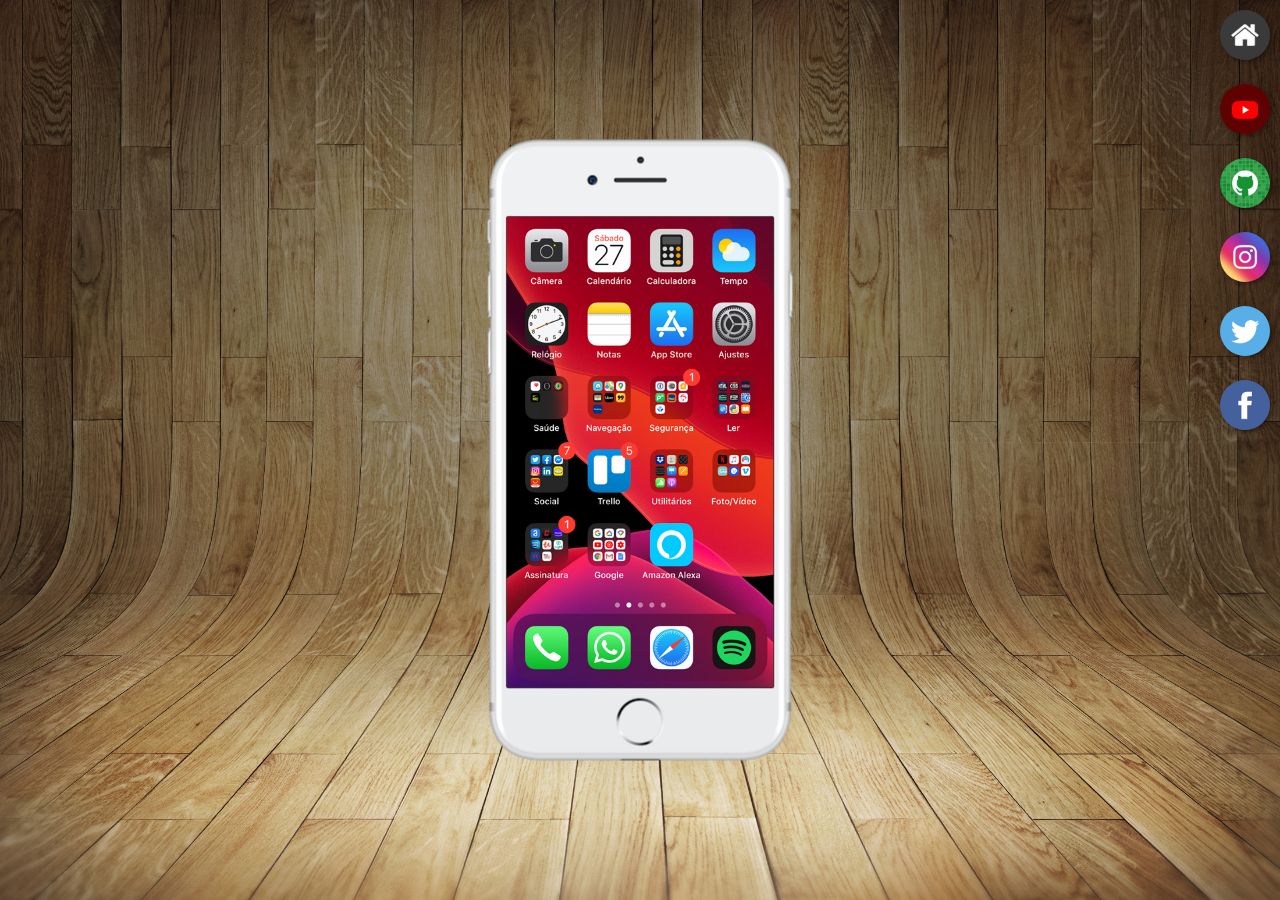
<file: index.html>
<!DOCTYPE html>
<html lang="pt-br">
<head>
    <meta charset="UTF-8">
    <meta http-equiv="X-UA-Compatible" content="IE=edge">
    <meta name="viewport" content="width=device-width, initial-scale=1.0">
    <link rel="shortcut icon" href="favicon.ico" type="image/x-icon">
    <link rel="stylesheet" href="estilos/style.css">
    <title>Projeto Redes Sociais</title>
</head>
<body>
    <main>
        <section id="telefone">
            <iframe src="home.html" name="tela" id="tela" frameborder="0">
                Seu navegador não é compatível com esse recurso.
            </iframe>
        </section>
        <section id="redes-sociais">
            <a href="home.html" target="tela"><img src="imagens/logo-home.jpg" alt="Home"></a><br>
            <a href="youtube.html" target="tela"><img src="imagens/logo-youtube.jpg" alt="YouTube"></a><br>
            <a href="github.html" target="tela"><img src="imagens/logo-github.jpg" alt="GitHub"></a><br>
            <a href="instagram.html" target="tela"><img src="imagens/logo-instagram.jpg" alt="Instagram"></a><br>
            <a href="twitter.html" target="tela"><img src="imagens/logo-twitter.jpg" alt="Twitter"></a><br>
            <a href="facebook.html" target="tela"><img src="imagens/logo-facebook.jpg" alt="Facebook"></a><br>
        </section>
    </main>
</body>
</html>
</file>
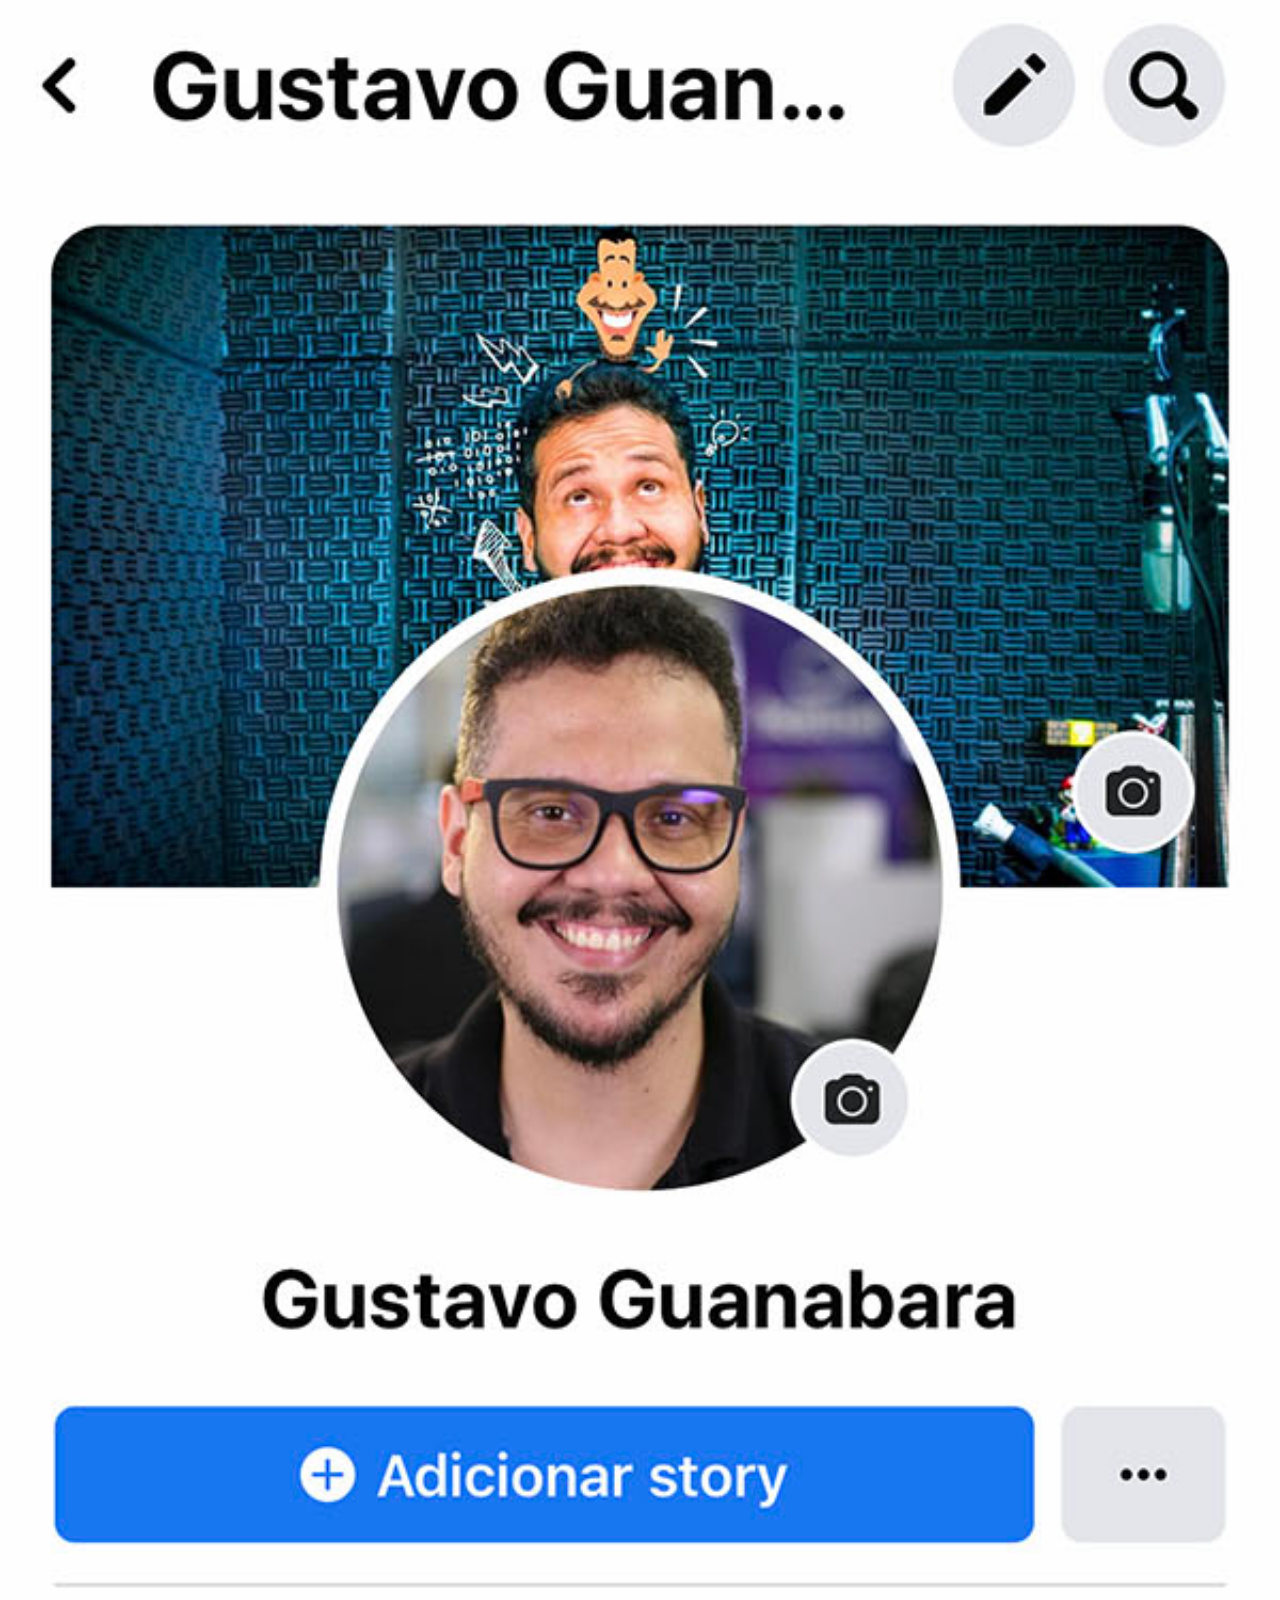
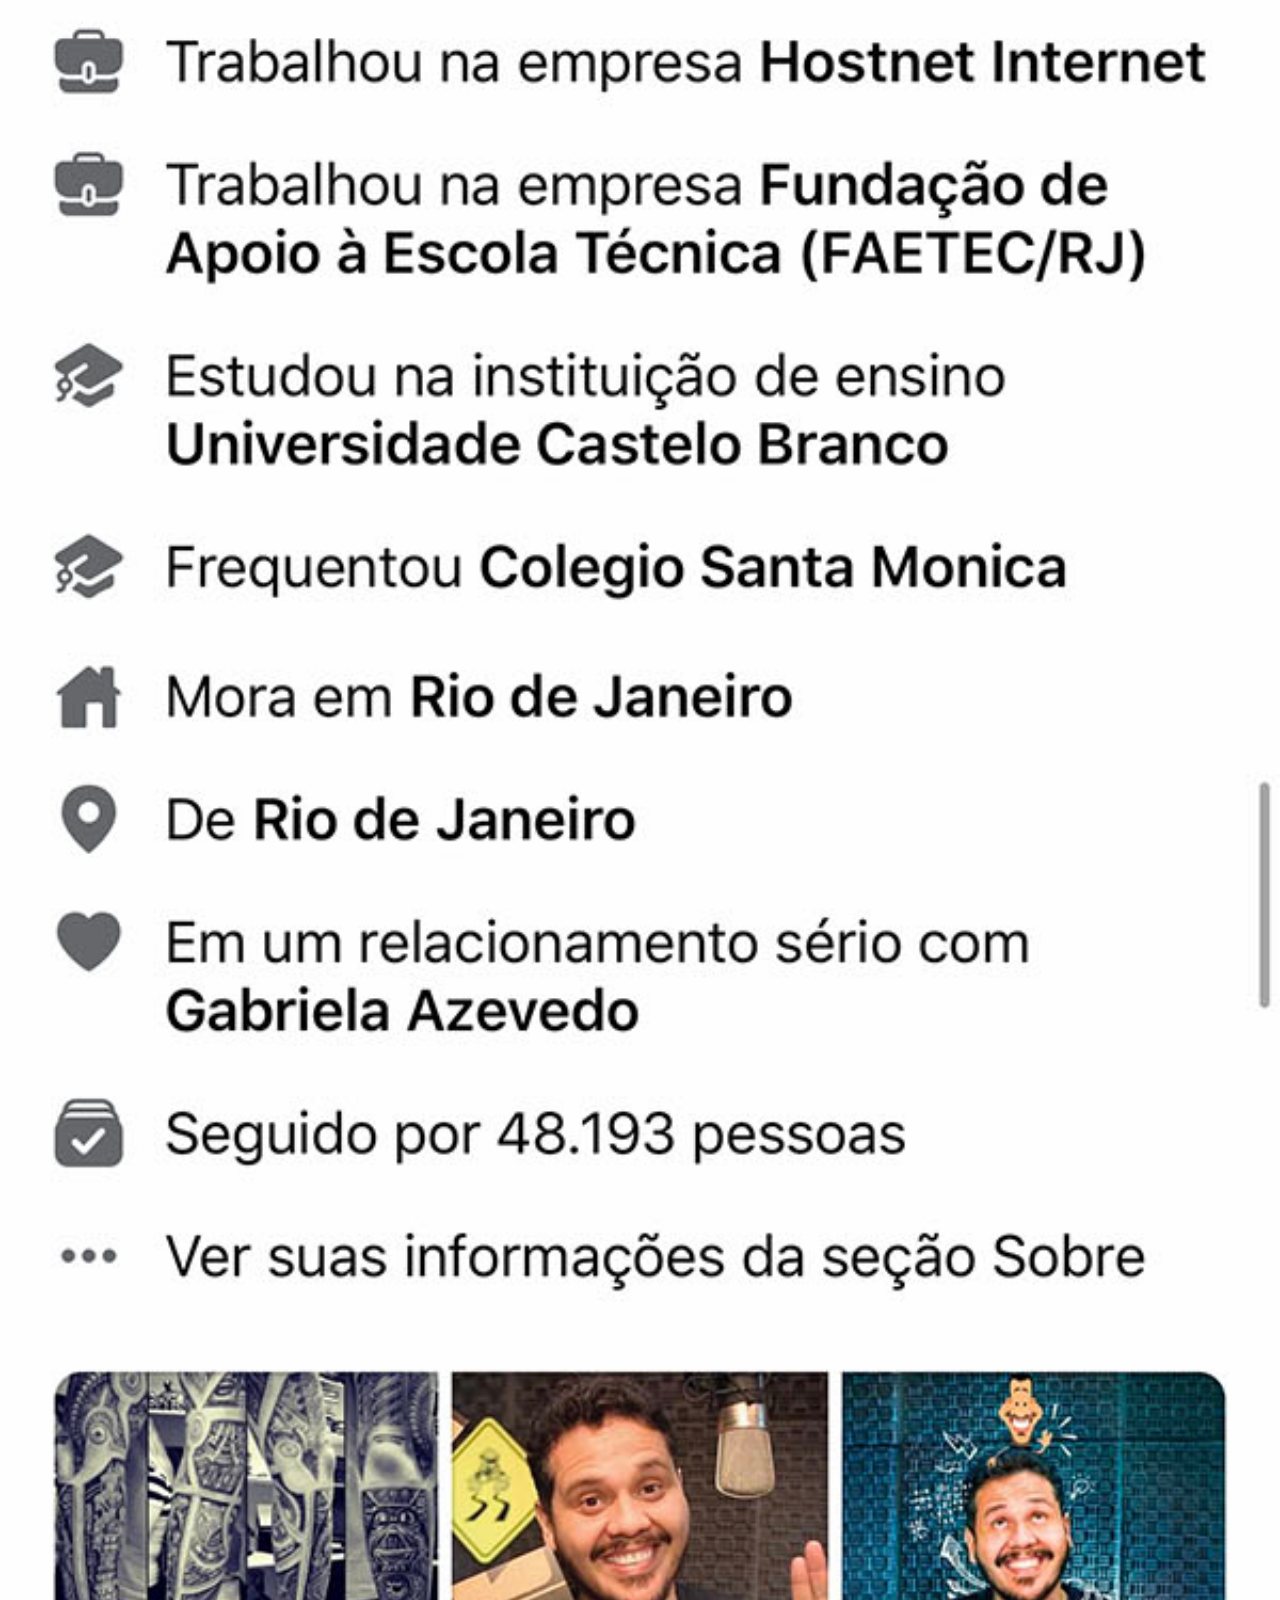
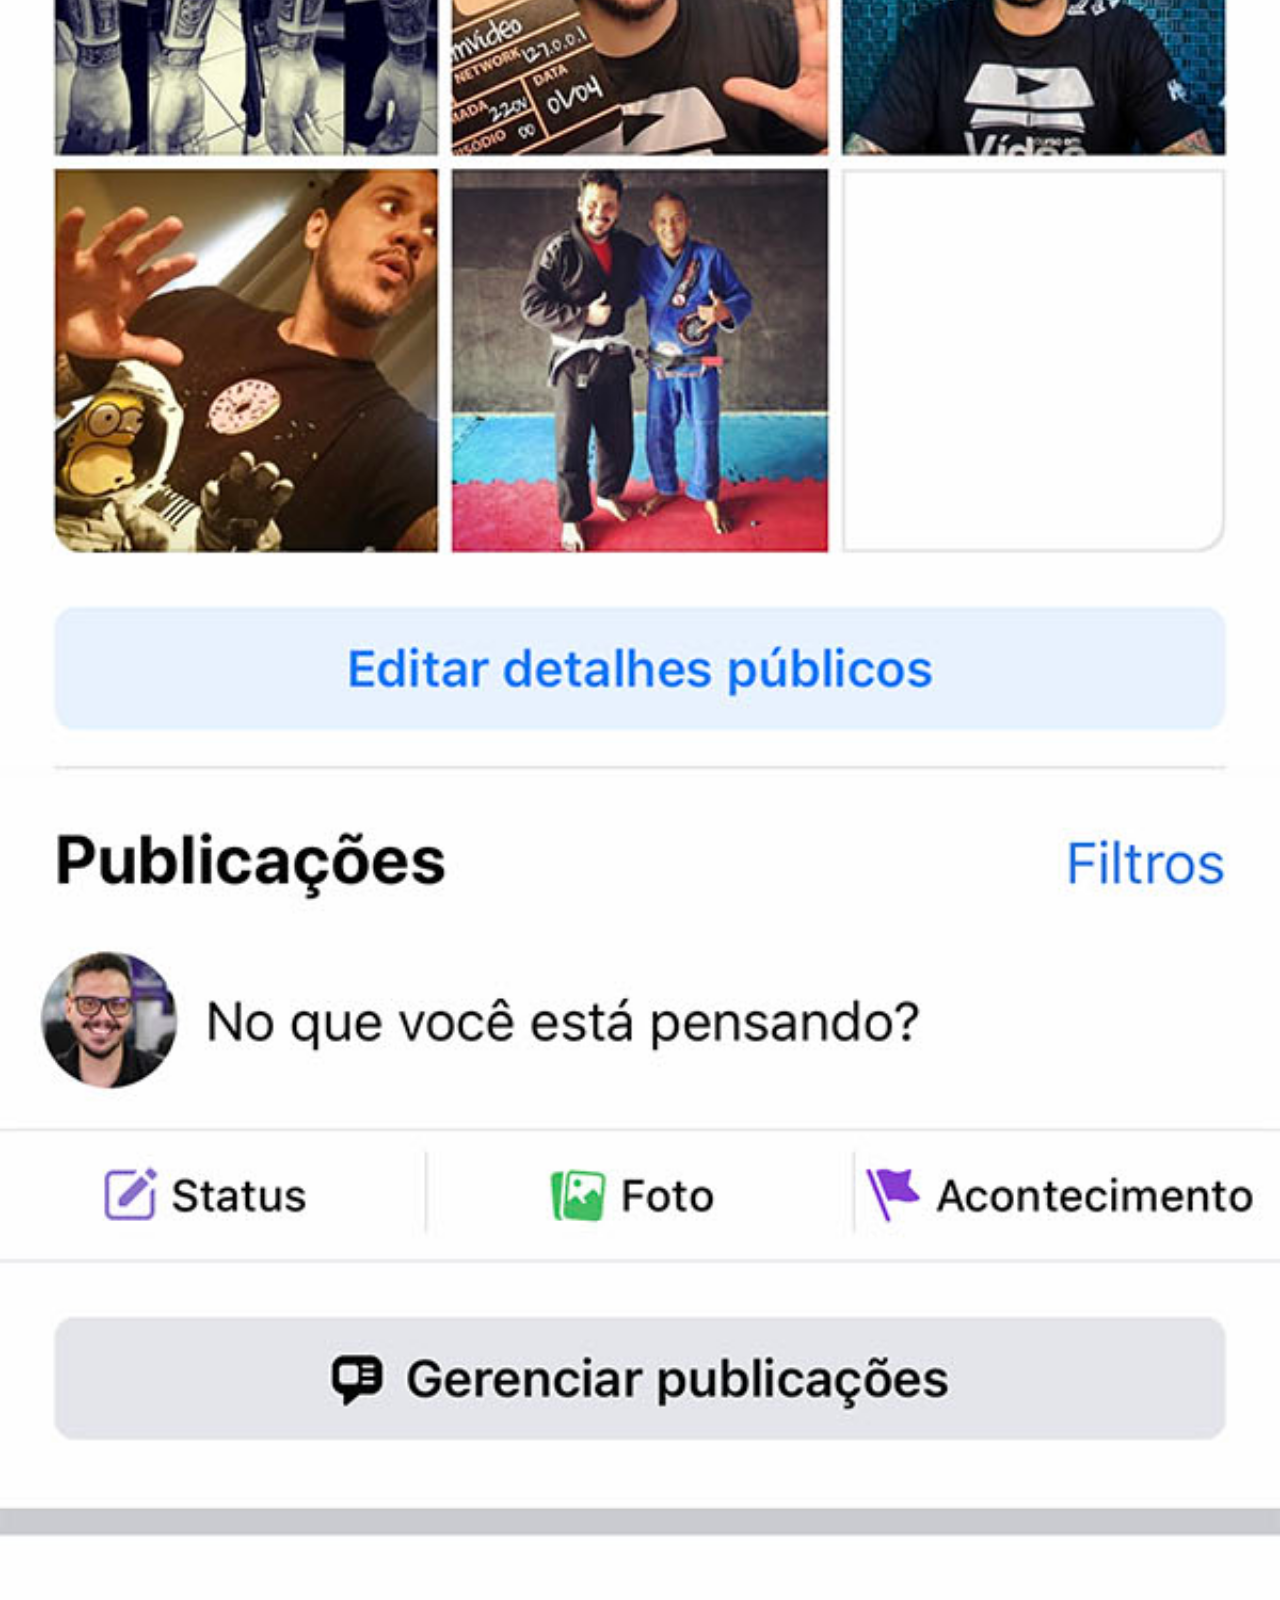
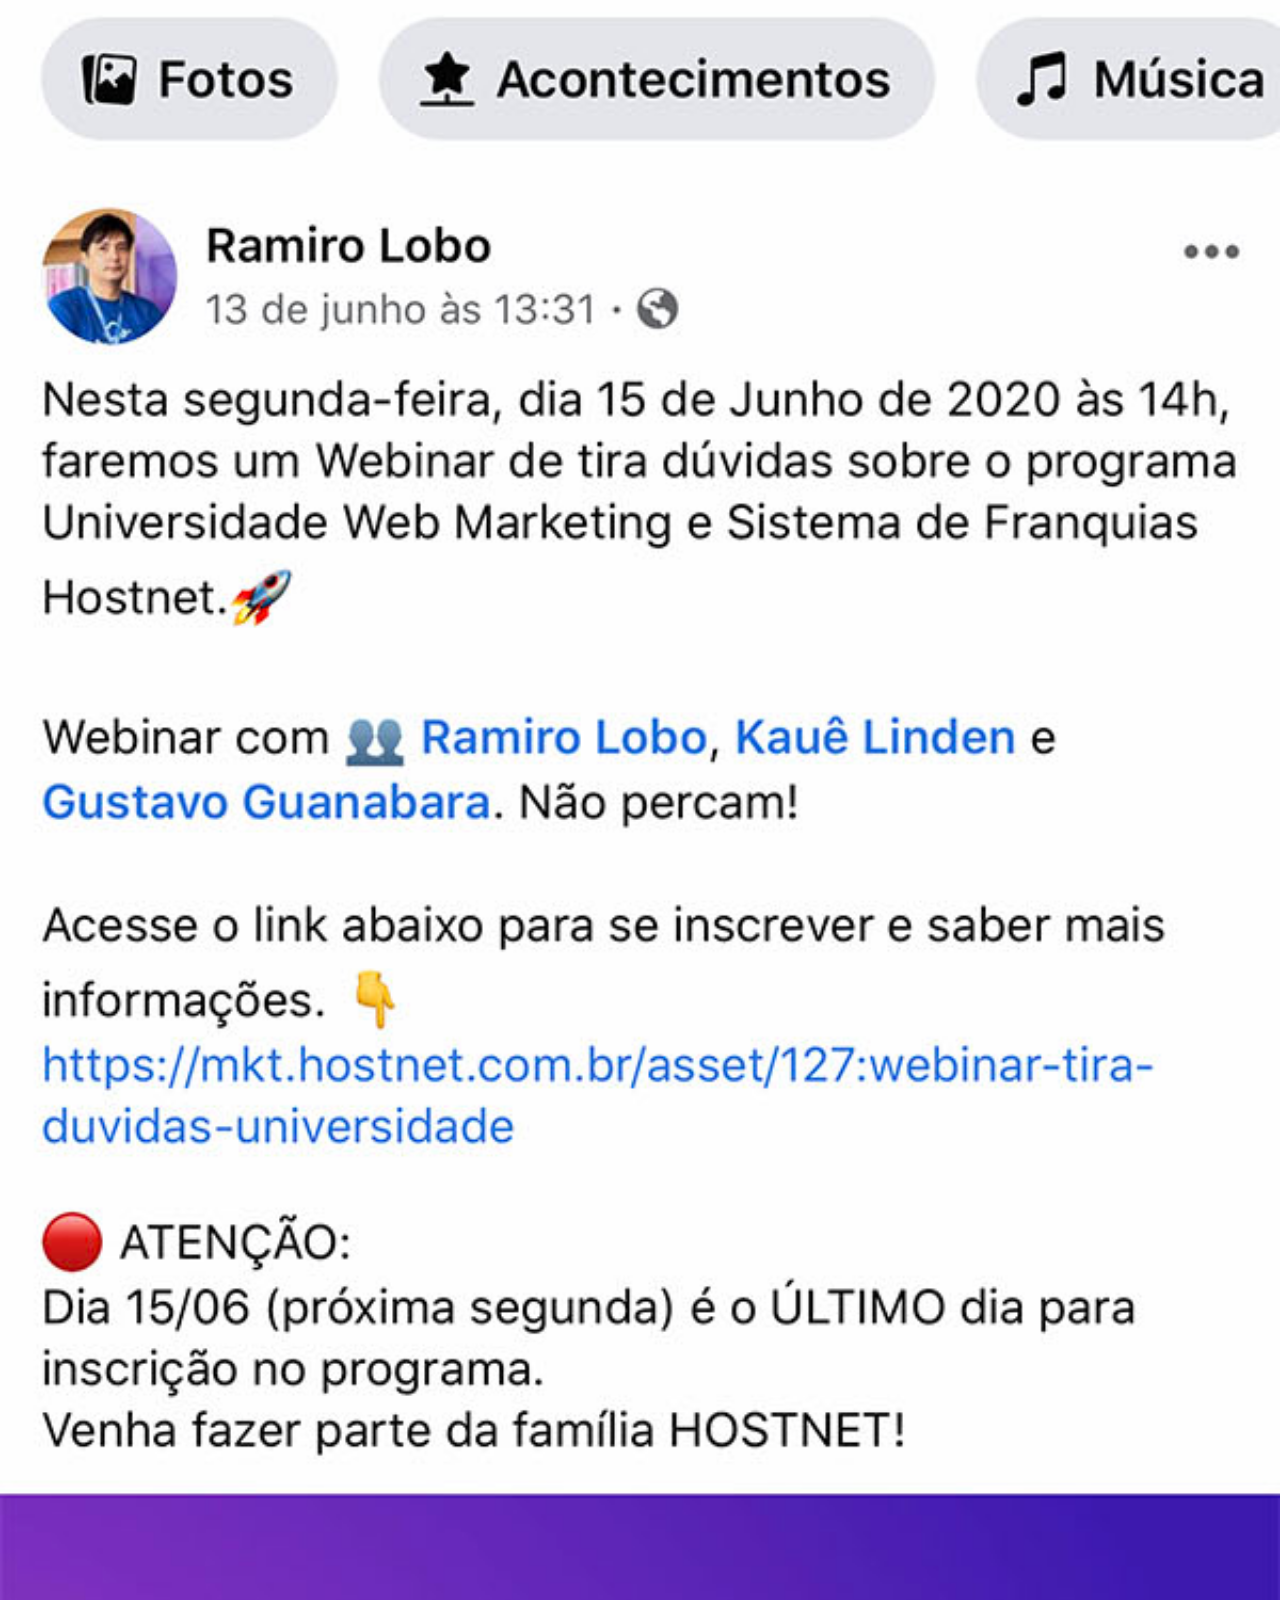
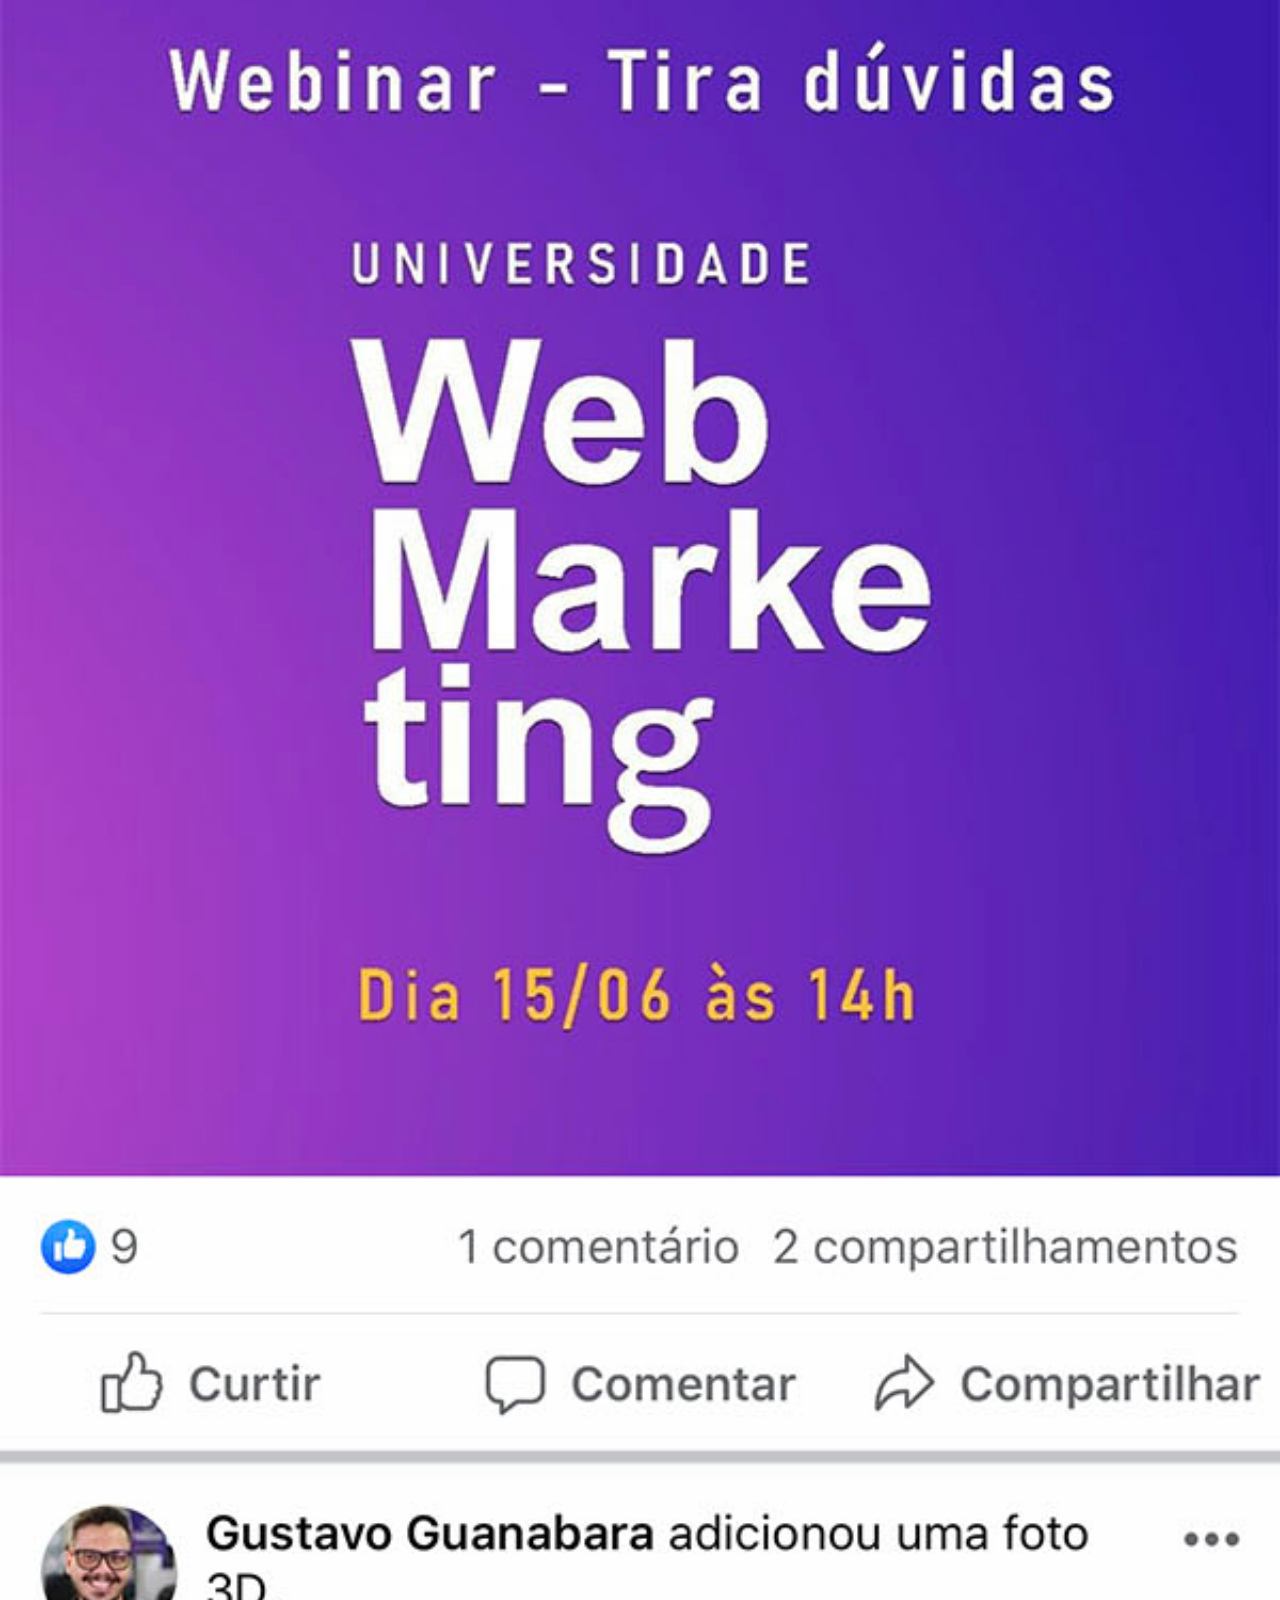
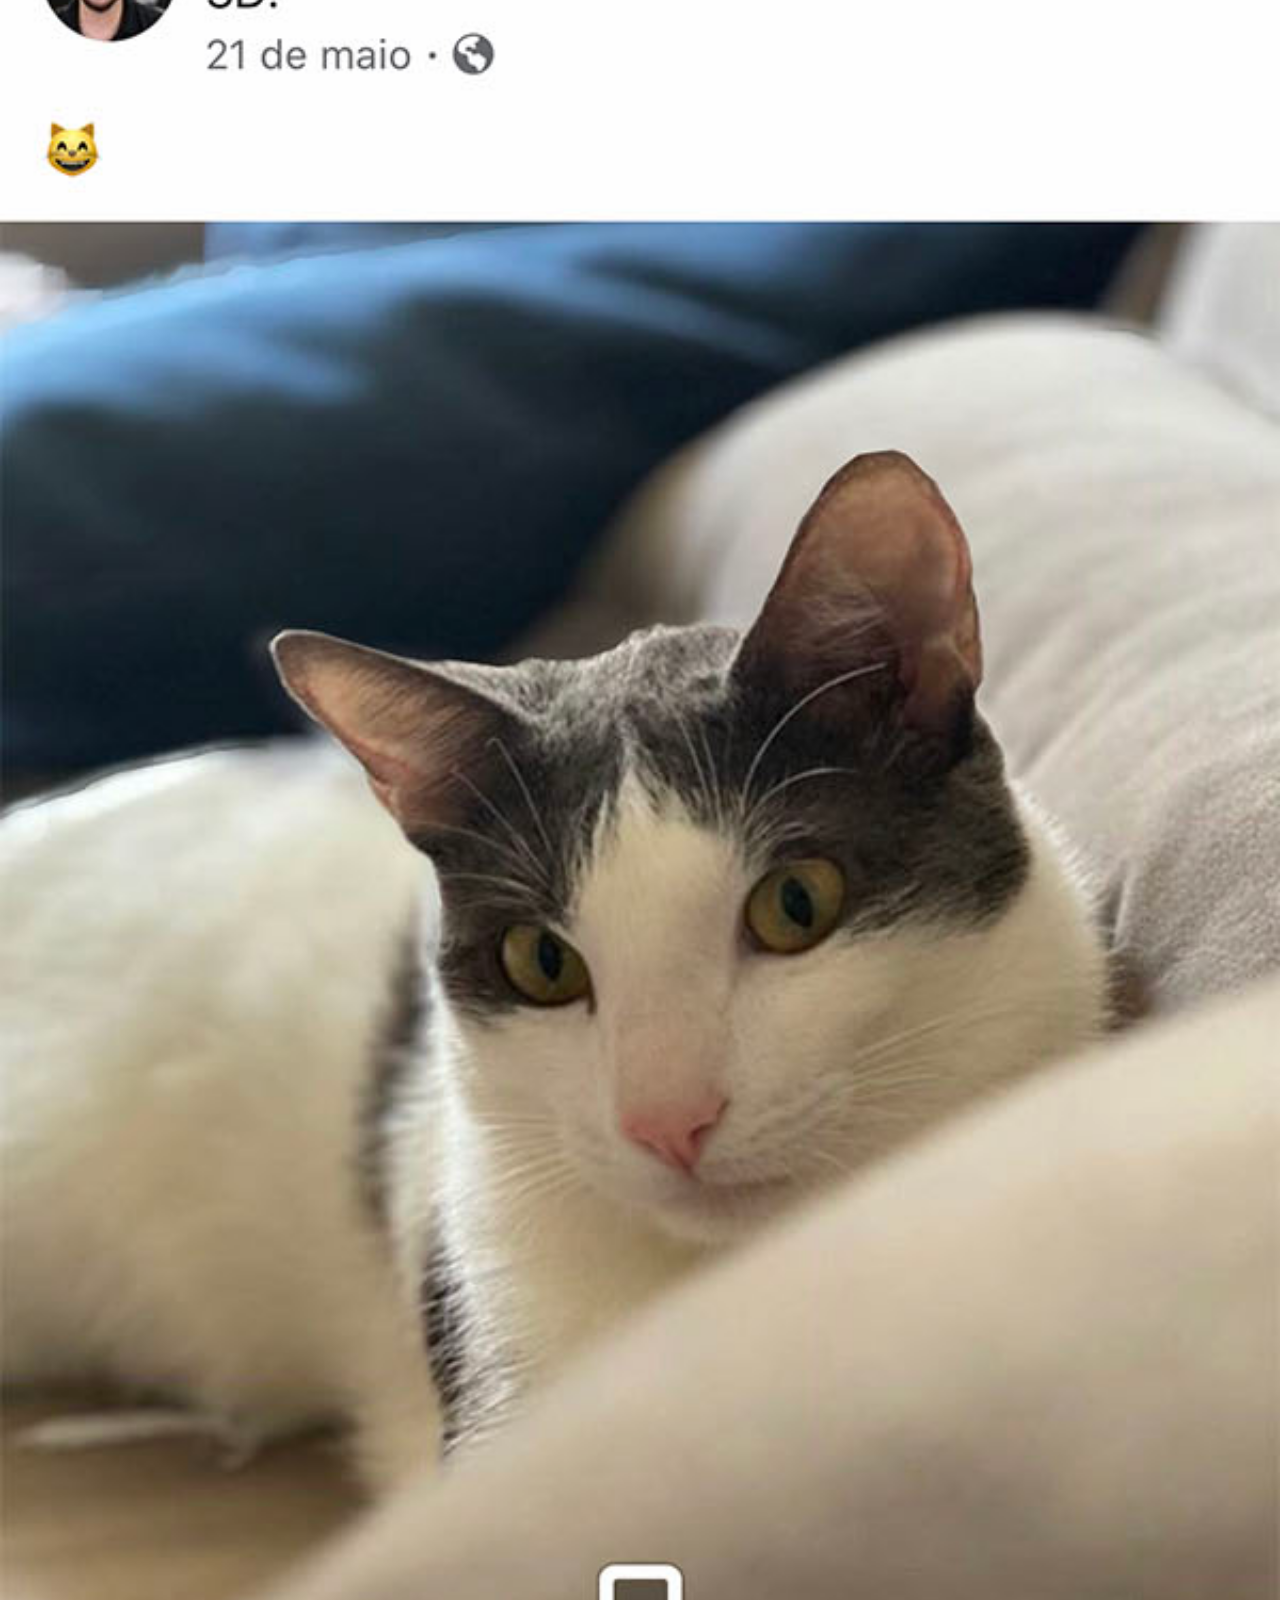
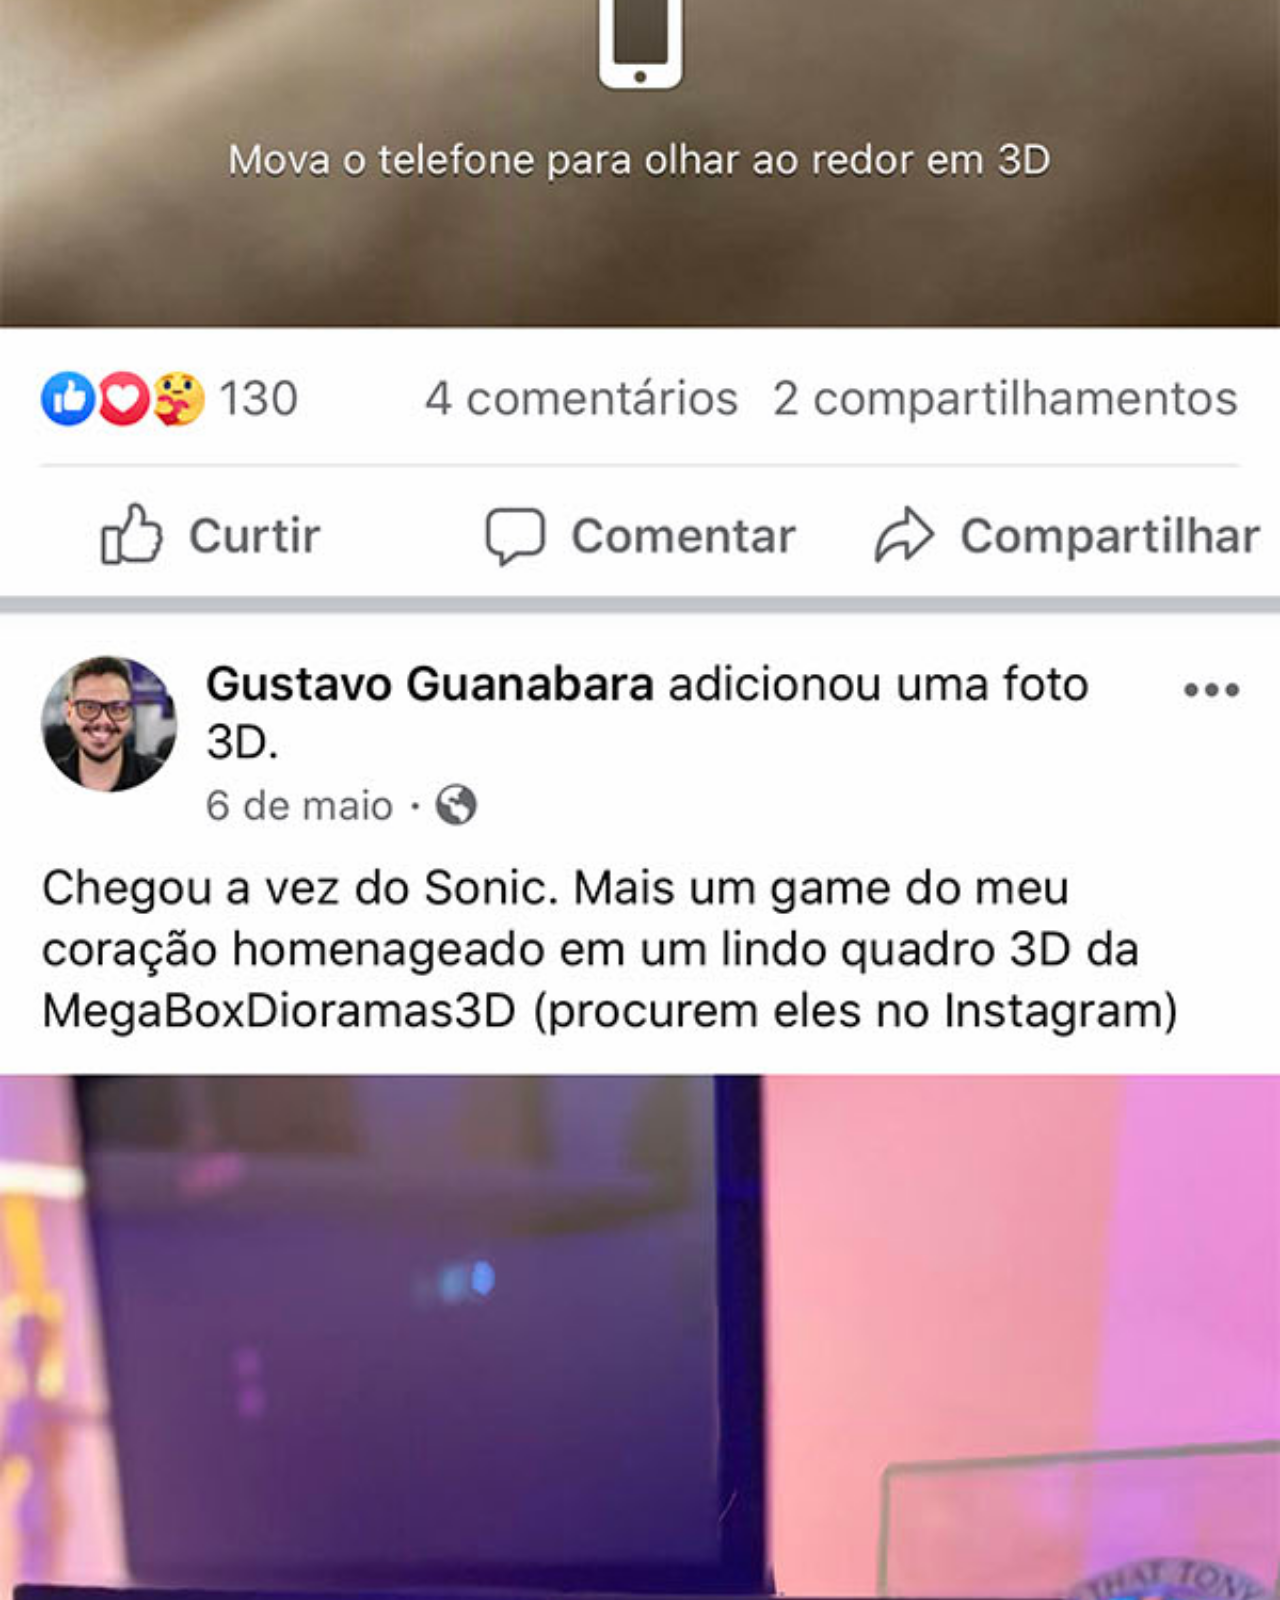
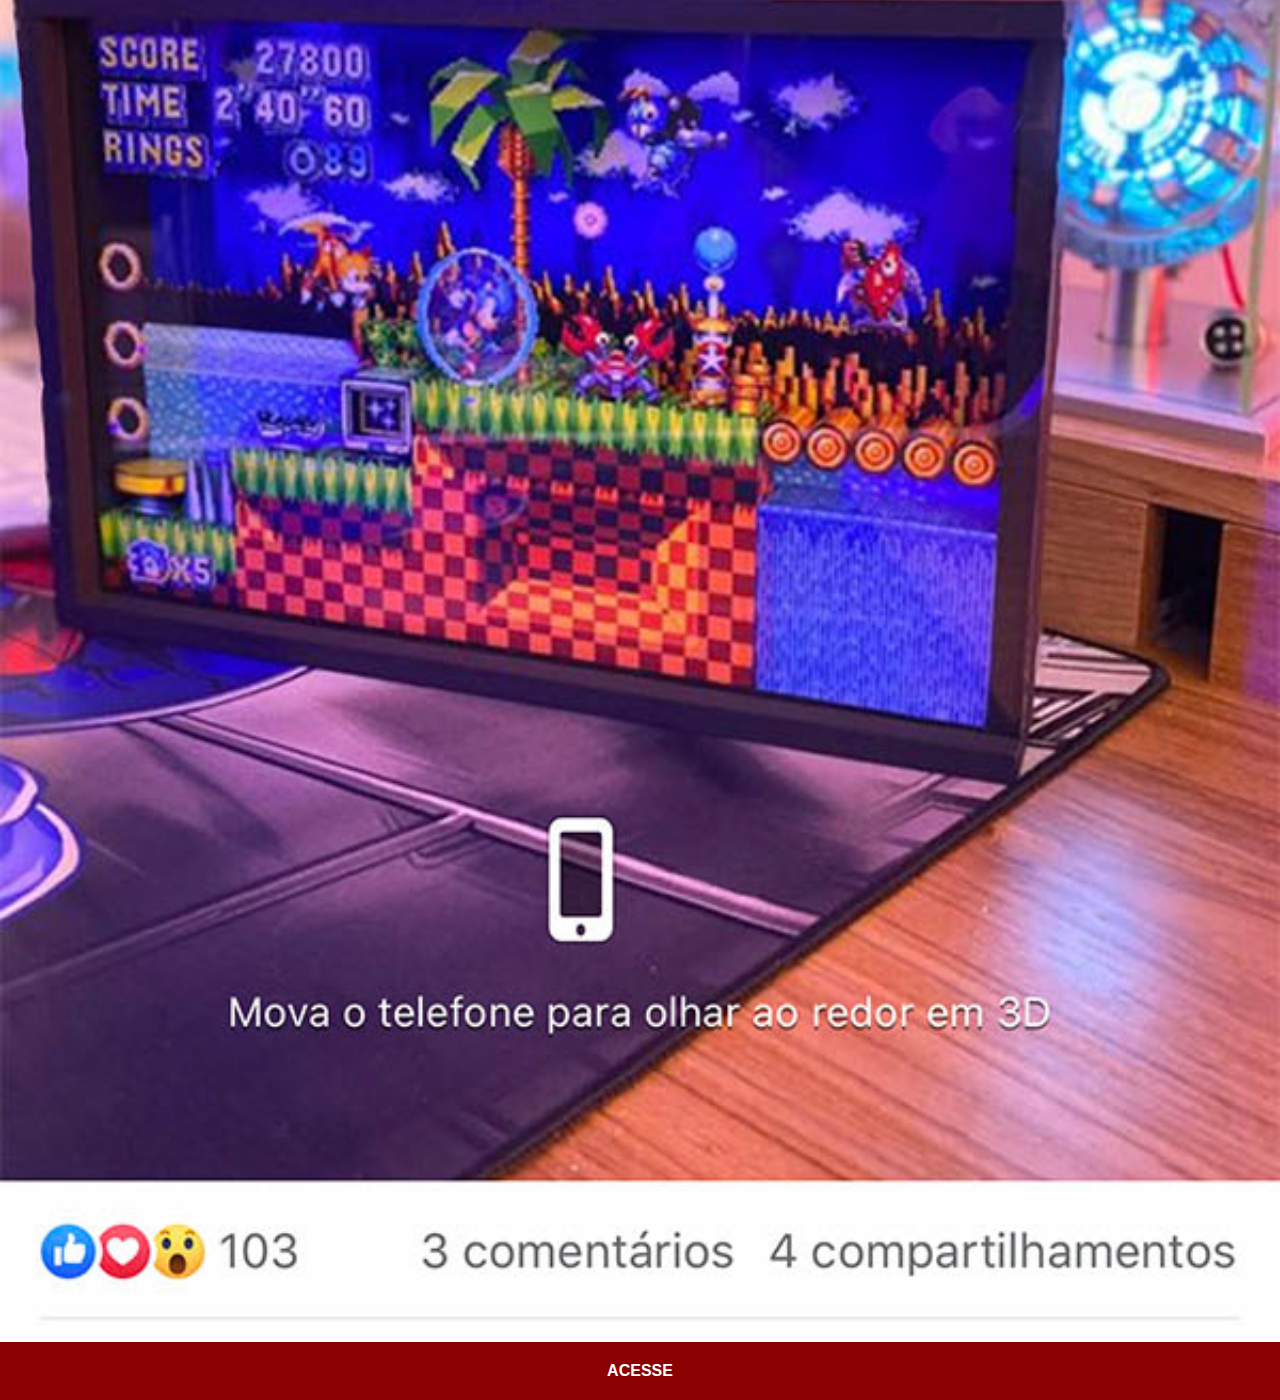
<file: facebook.html>
<!DOCTYPE html>
<html lang="pt-br">
<head>
    <meta charset="UTF-8">
    <meta http-equiv="X-UA-Compatible" content="IE=edge">
    <meta name="viewport" content="width=device-width, initial-scale=1.0">
    <title>Facebook</title>
    <link rel="stylesheet" href="estilos/social.css">
</head>
<body>
    <img src="imagens/tela-facebook.jpg" alt="Facebook">
    <a href="https://www.facebook.com/gustavoguanabara/" target="_blank">ACESSE</a>
</body>
</html>
</file>
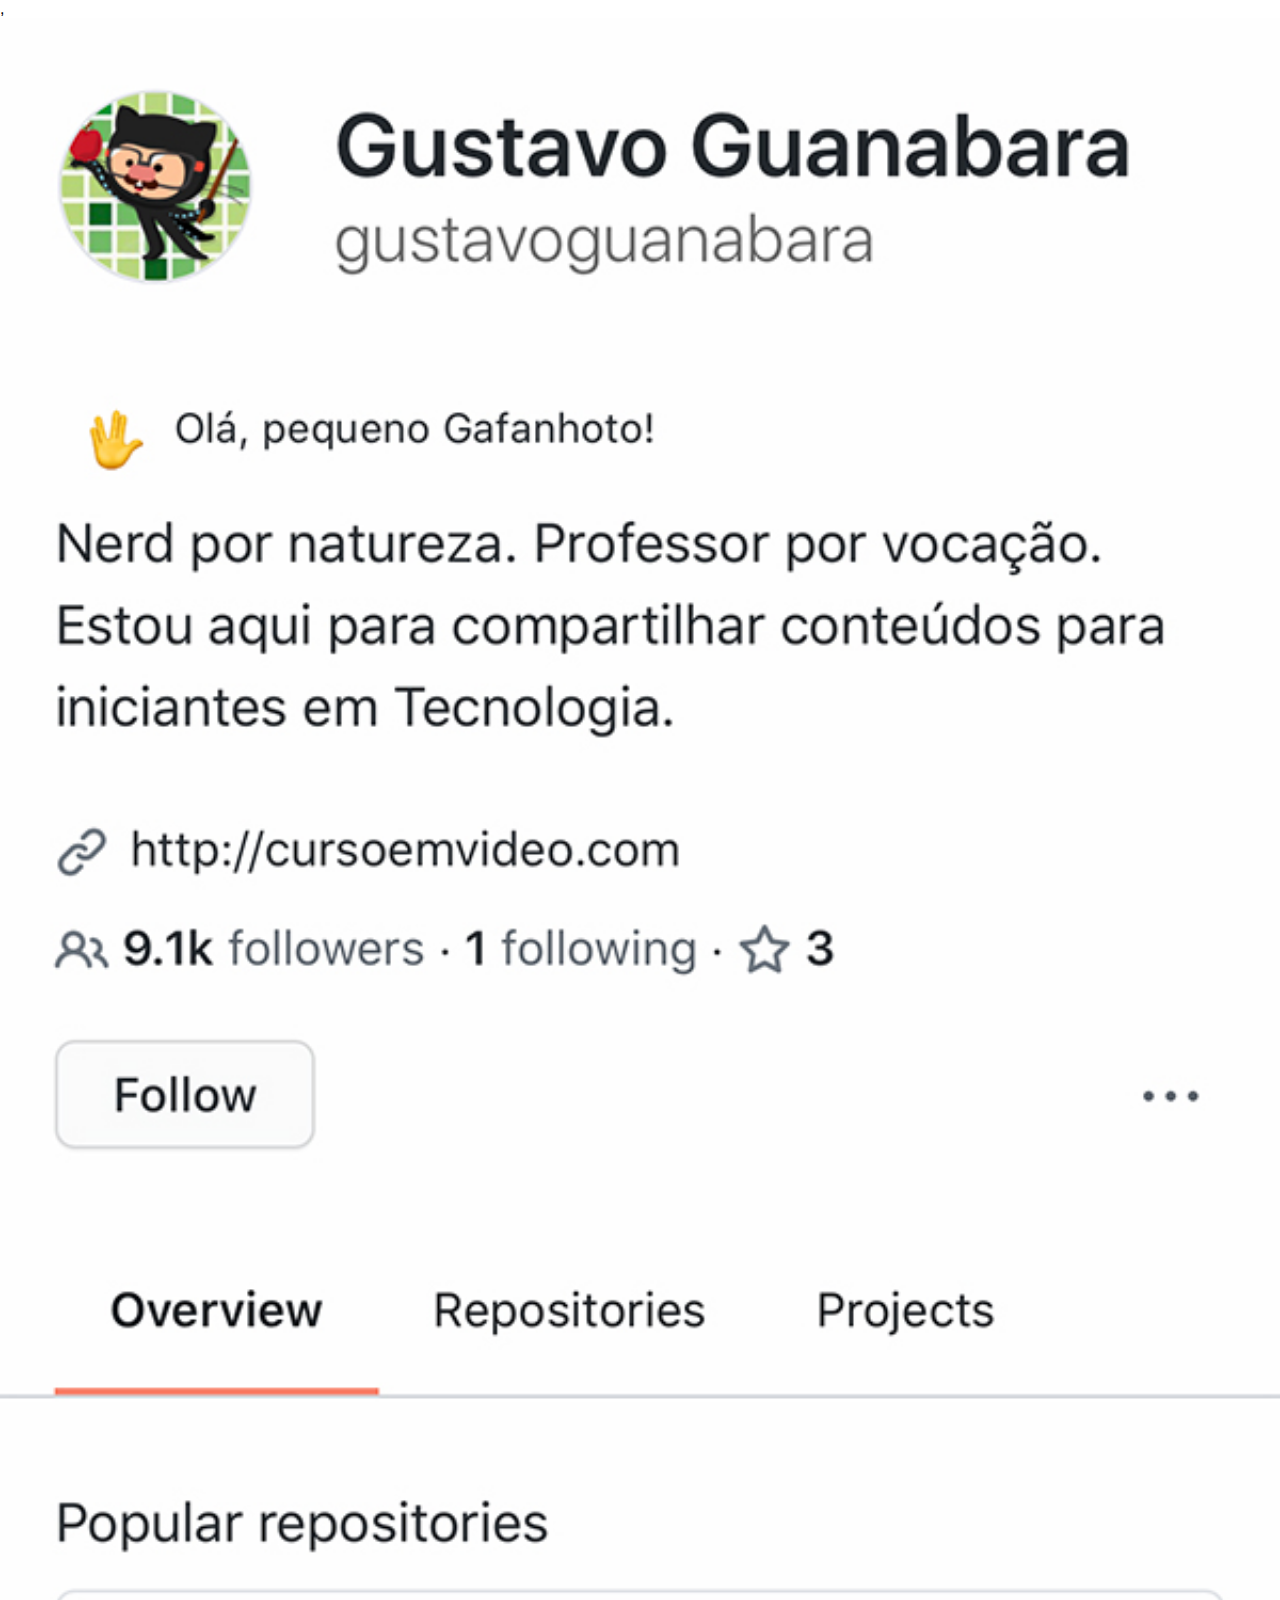
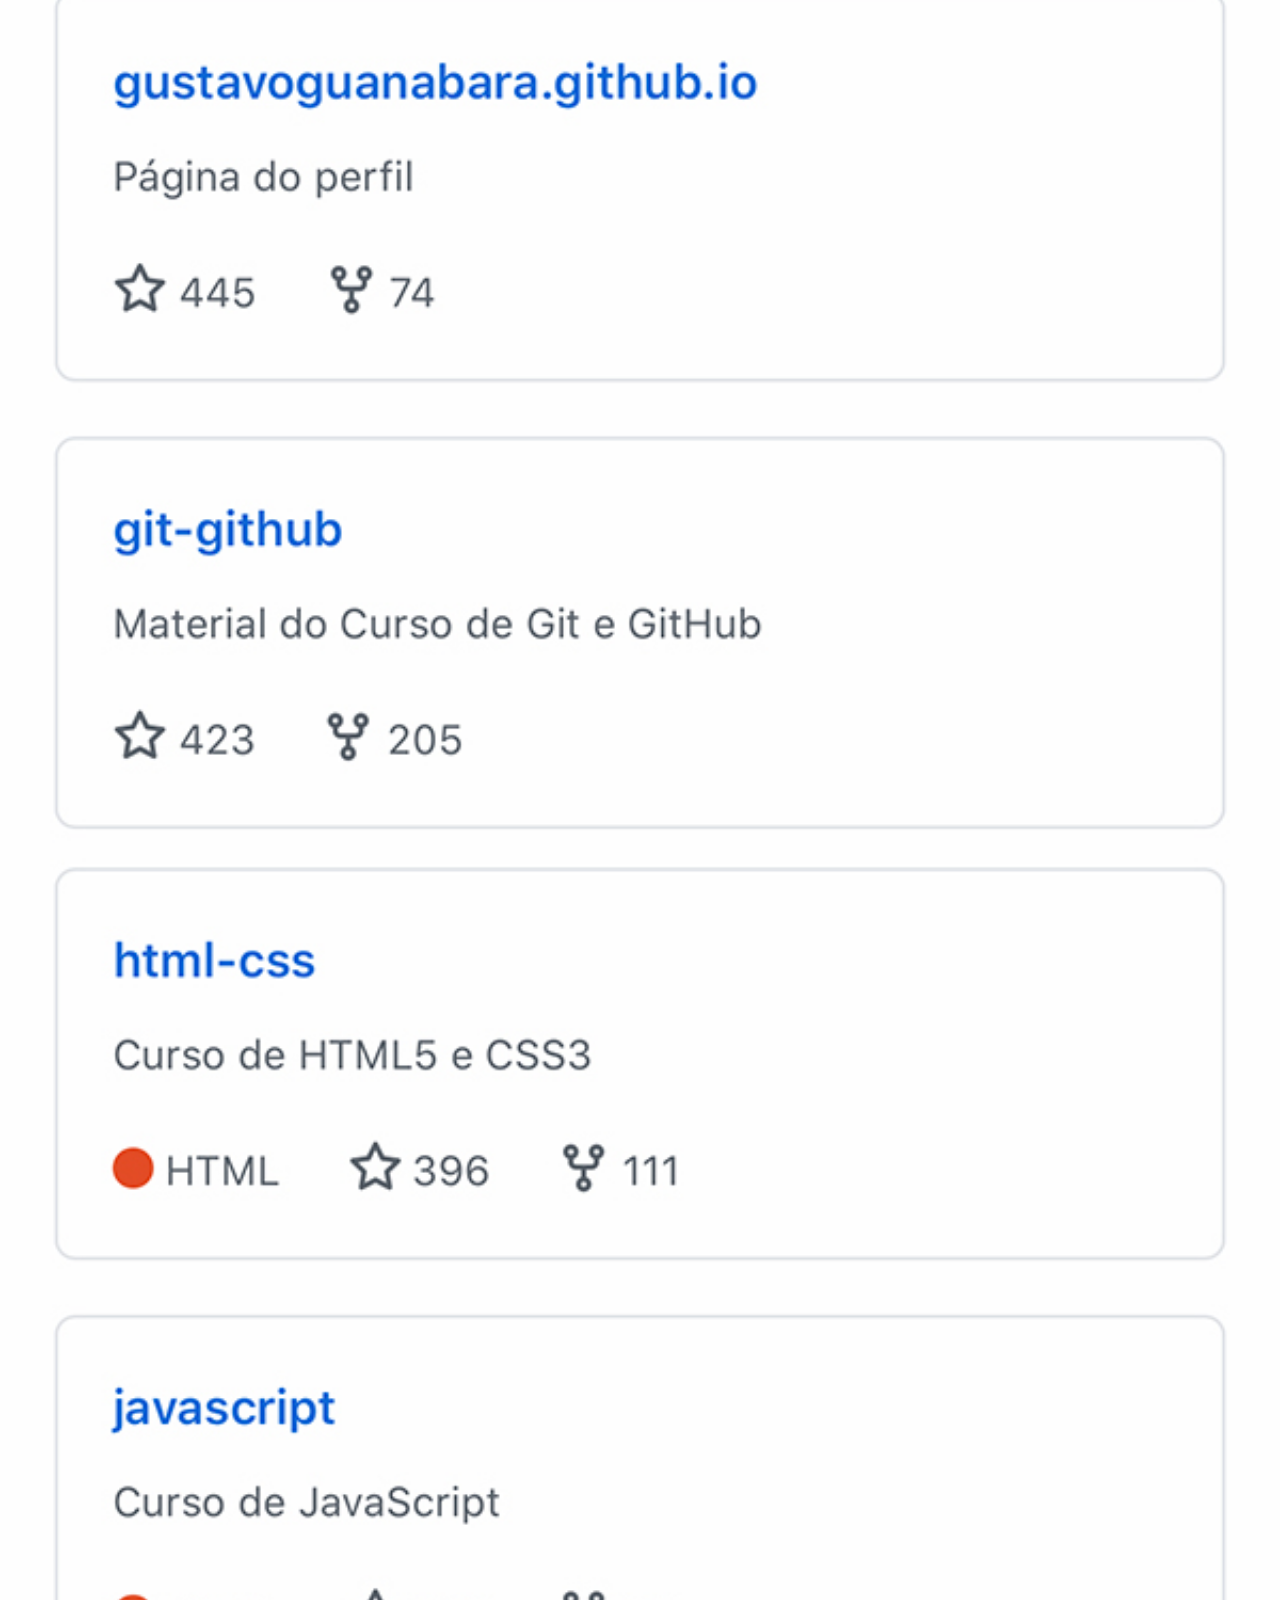
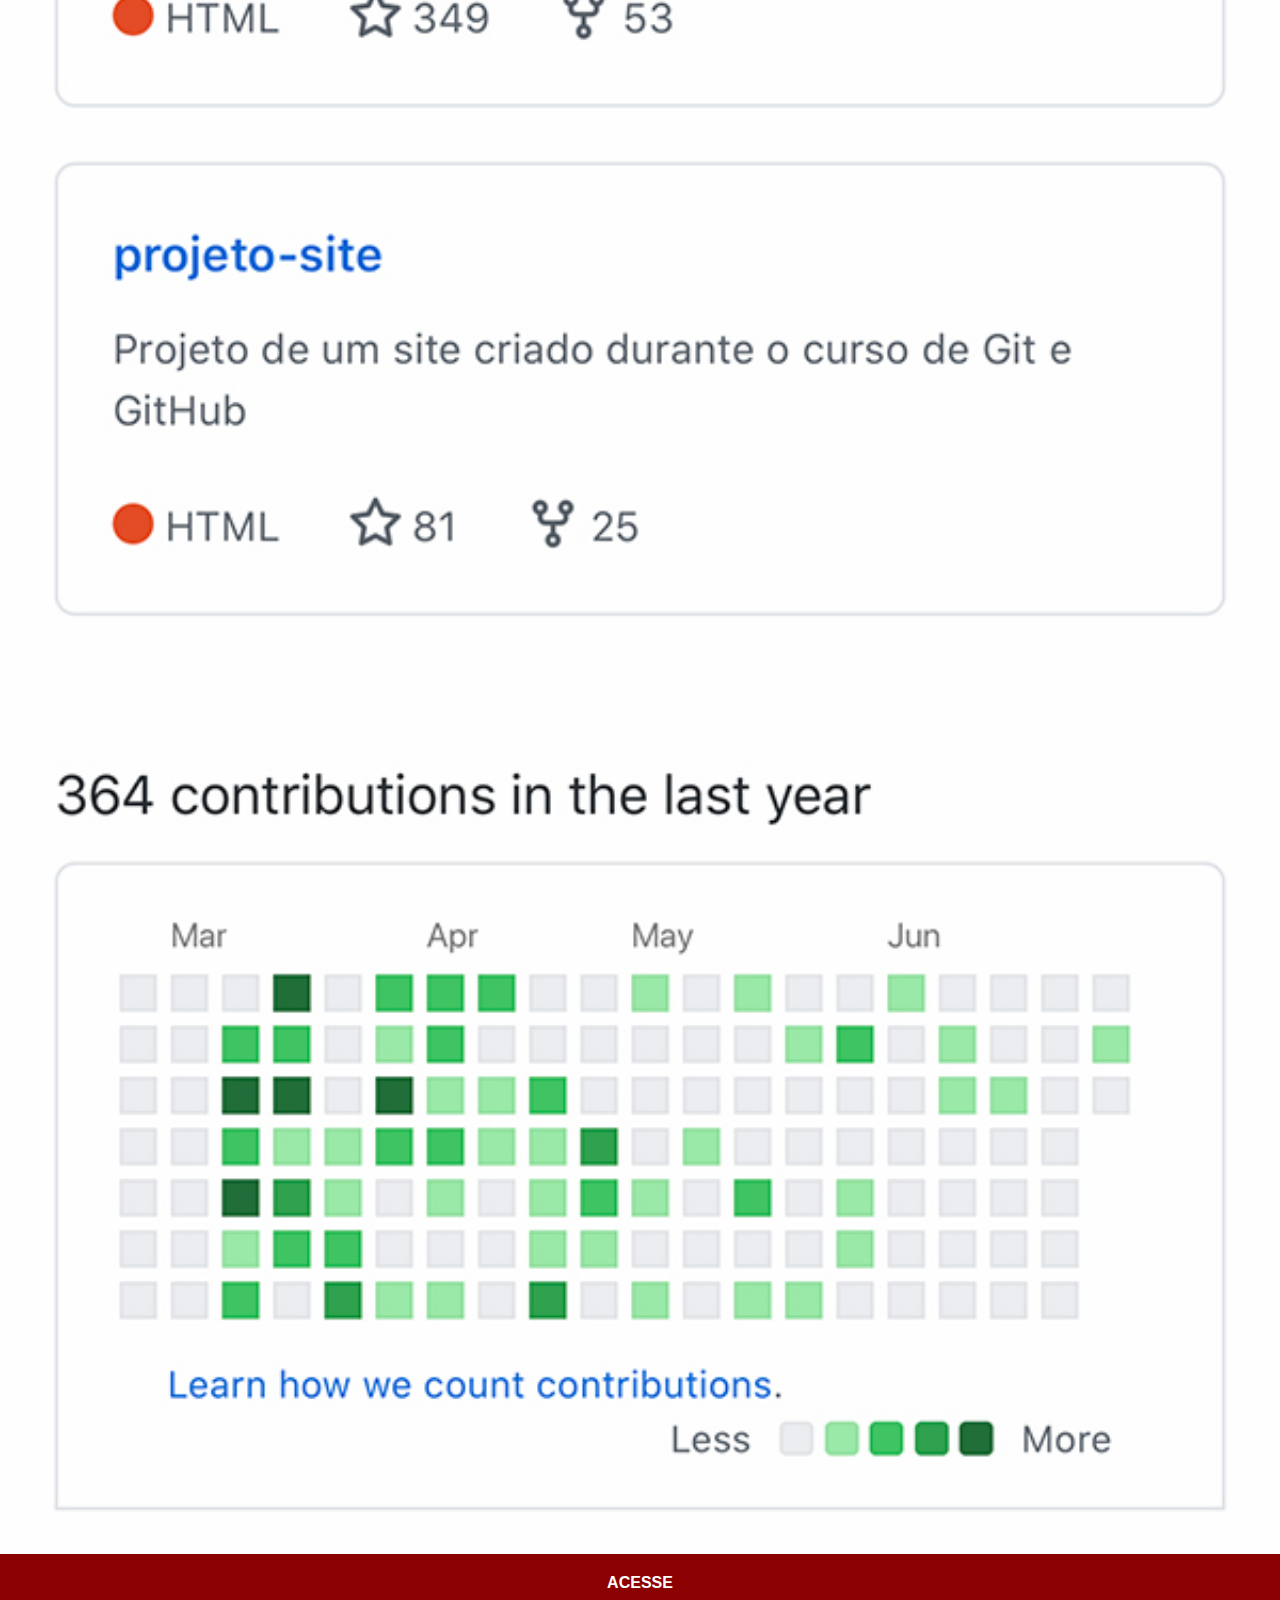
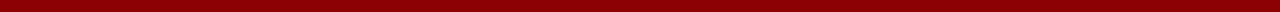
<file: github.html>
<!DOCTYPE html>
<html lang="pt-br">
<head>
    <meta charset="UTF-8">
    <meta http-equiv="X-UA-Compatible" content="IE=edge">
    <meta name="viewport" content="width=device-width, initial-scale=1.0">
    <title>GitHub</title>,
    <link rel="stylesheet" href="estilos/social.css">
</head>
<body>
    <img src="imagens/tela-github.jpg" alt="G itHub">
    <a href="https://github.com/gustavoguanabara" target="_blank">ACESSE</a>
</body>
</html>
</file>
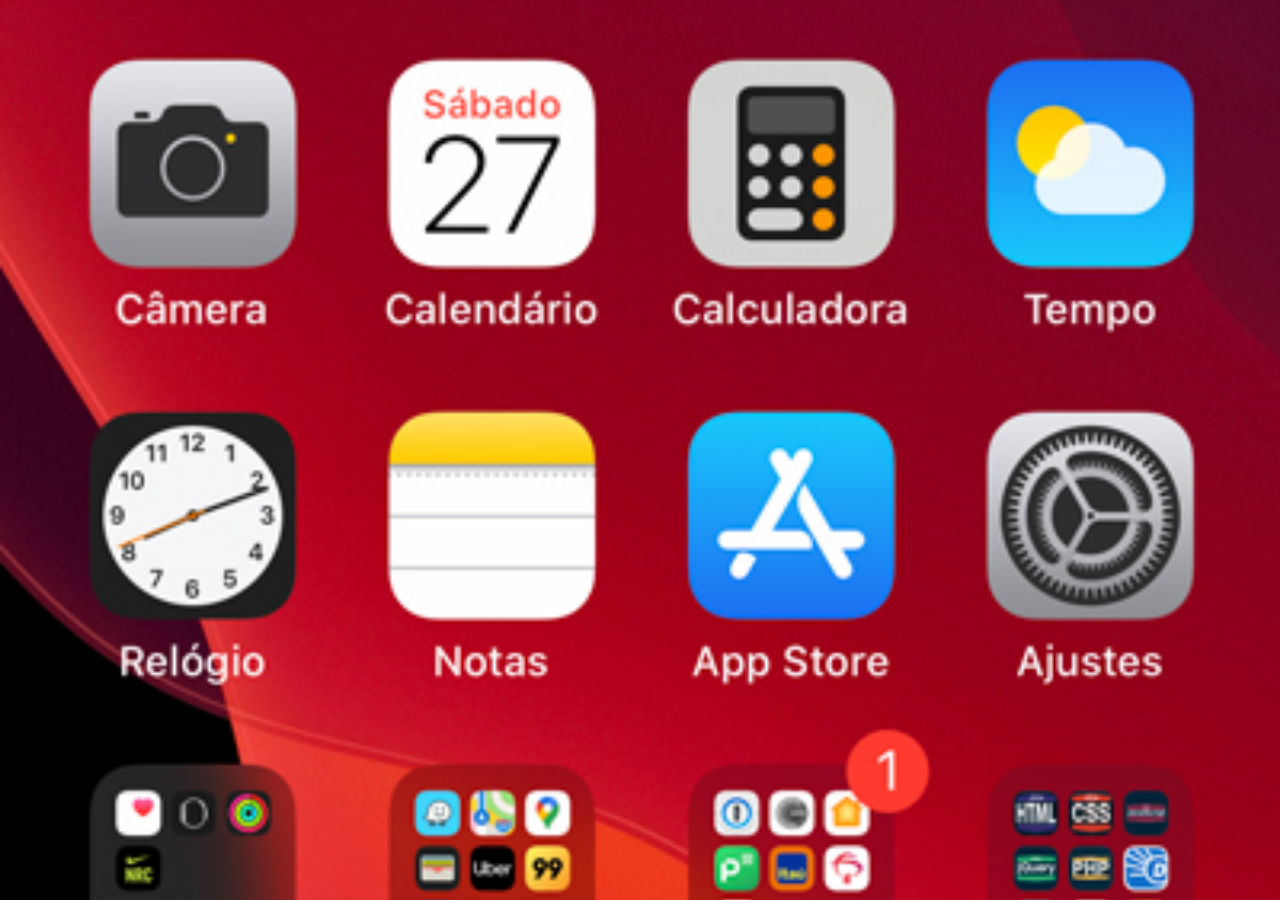
<file: home.html>
<!DOCTYPE html>
<html lang="pt-br">
<head>
    <meta charset="UTF-8">
    <meta http-equiv="X-UA-Compatible" content="IE=edge">
    <meta name="viewport" content="width=device-width, initial-scale=1.0">
    <title>Home</title>
</head>
<style>
    * {
        margin: 0px;
        padding: 0px;
    }

    body {
        width: 100vw;
        height: 100vh;
        background: black url('imagens/tela-home.jpg') no-repeat top center;
        background-size: cover;
    }
</style>
<body>
    
</body>
</html>
</file>
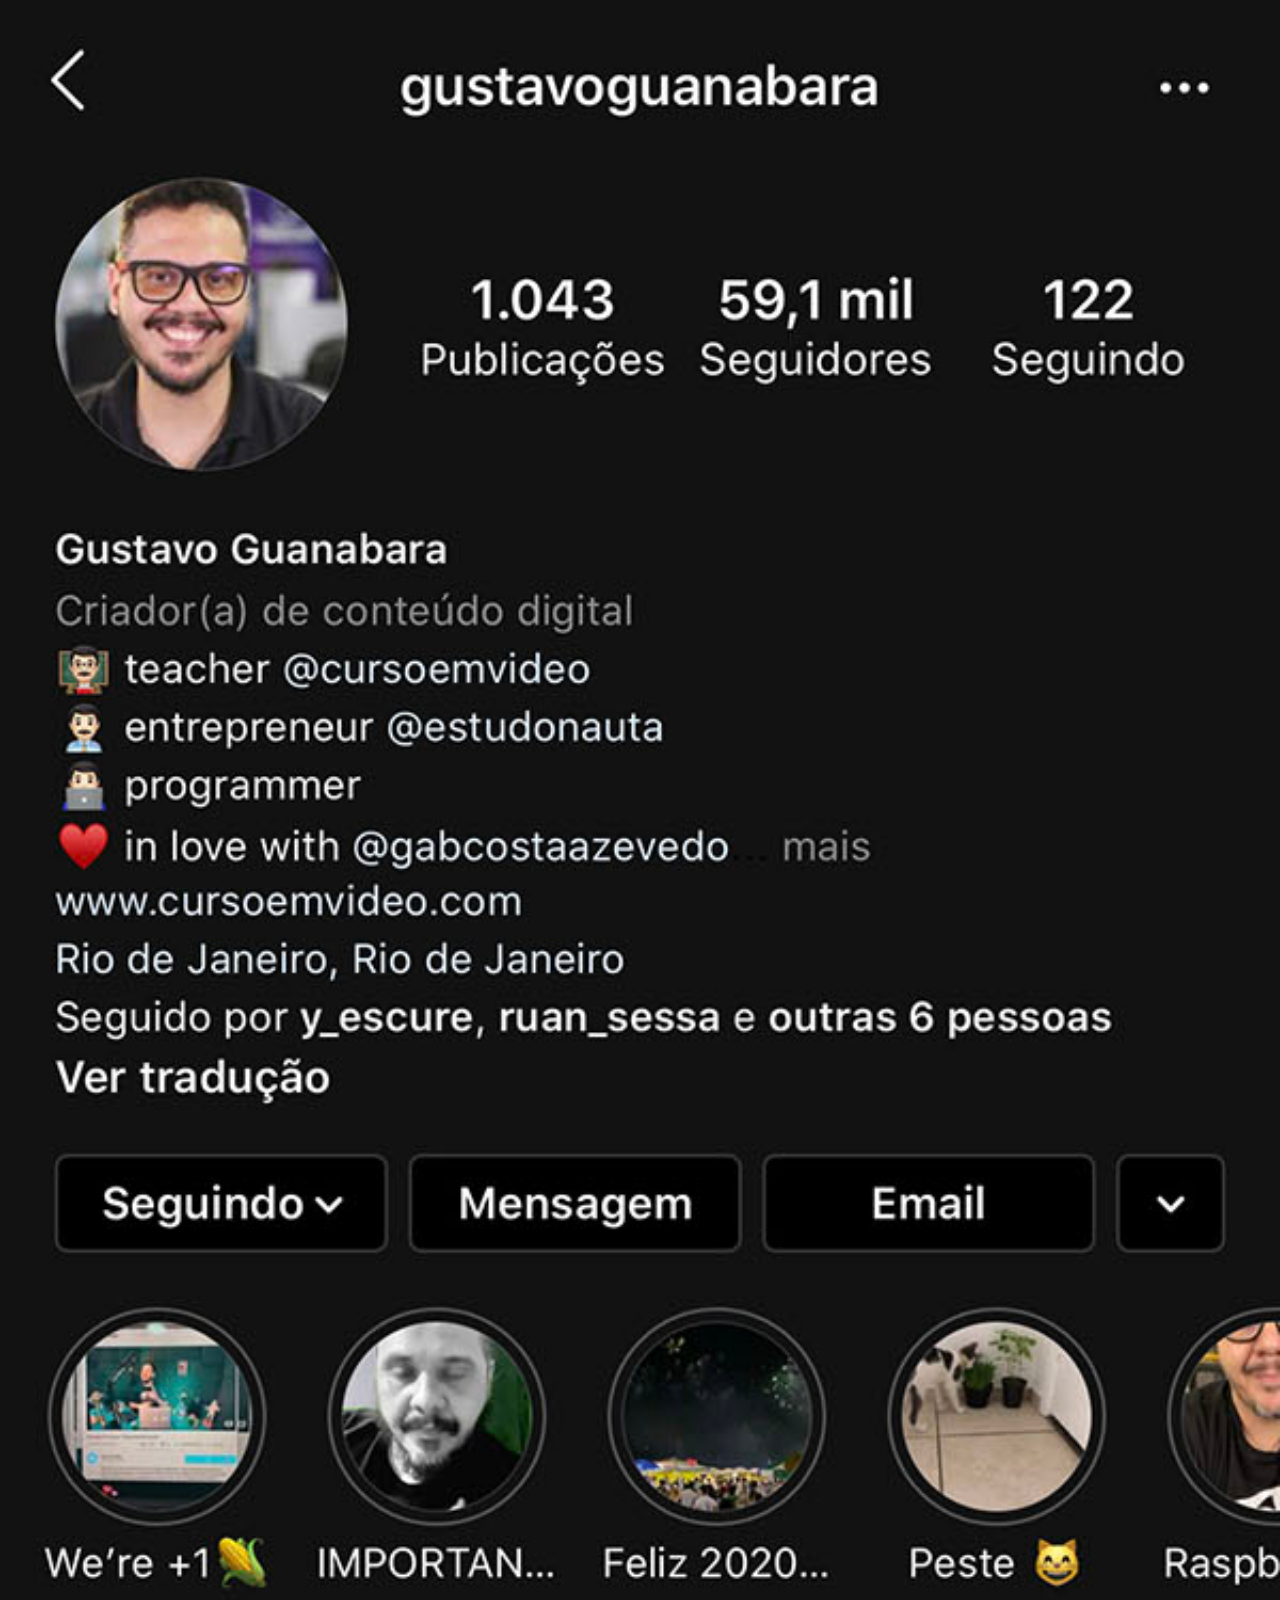
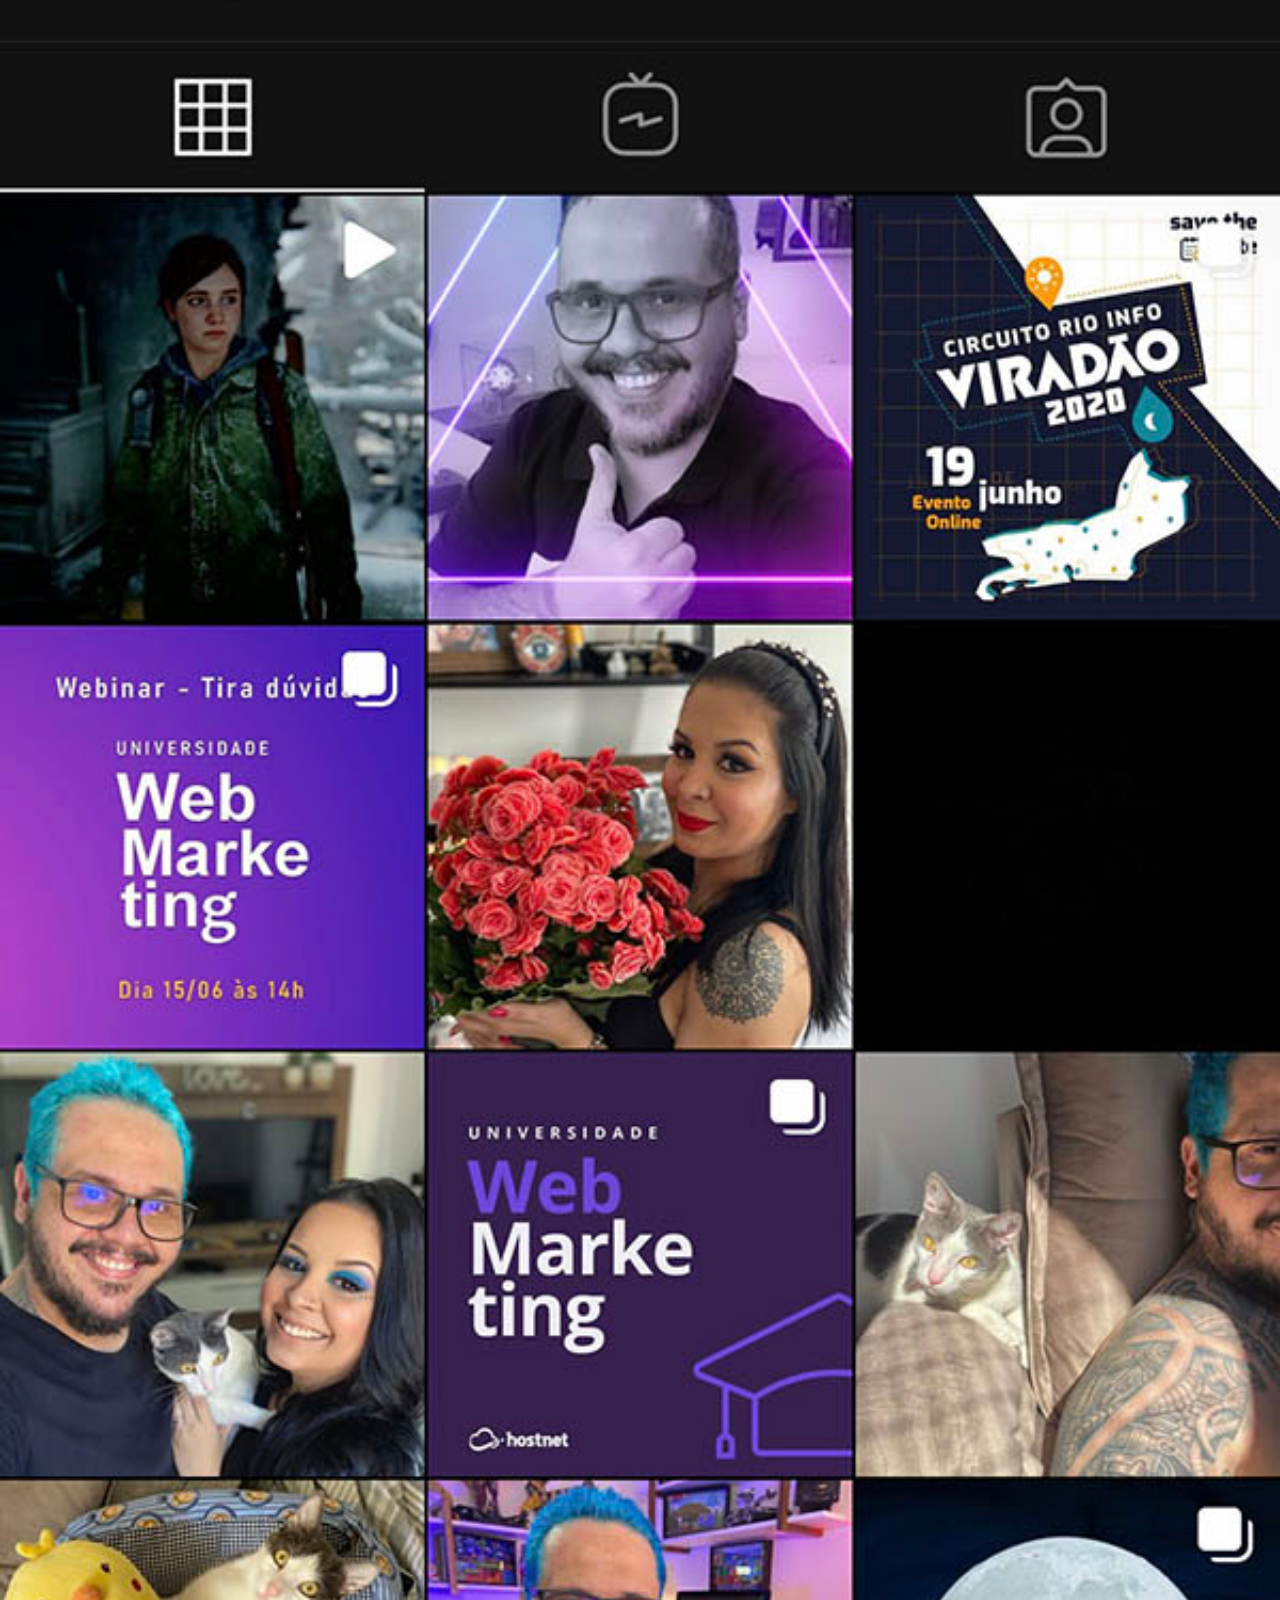
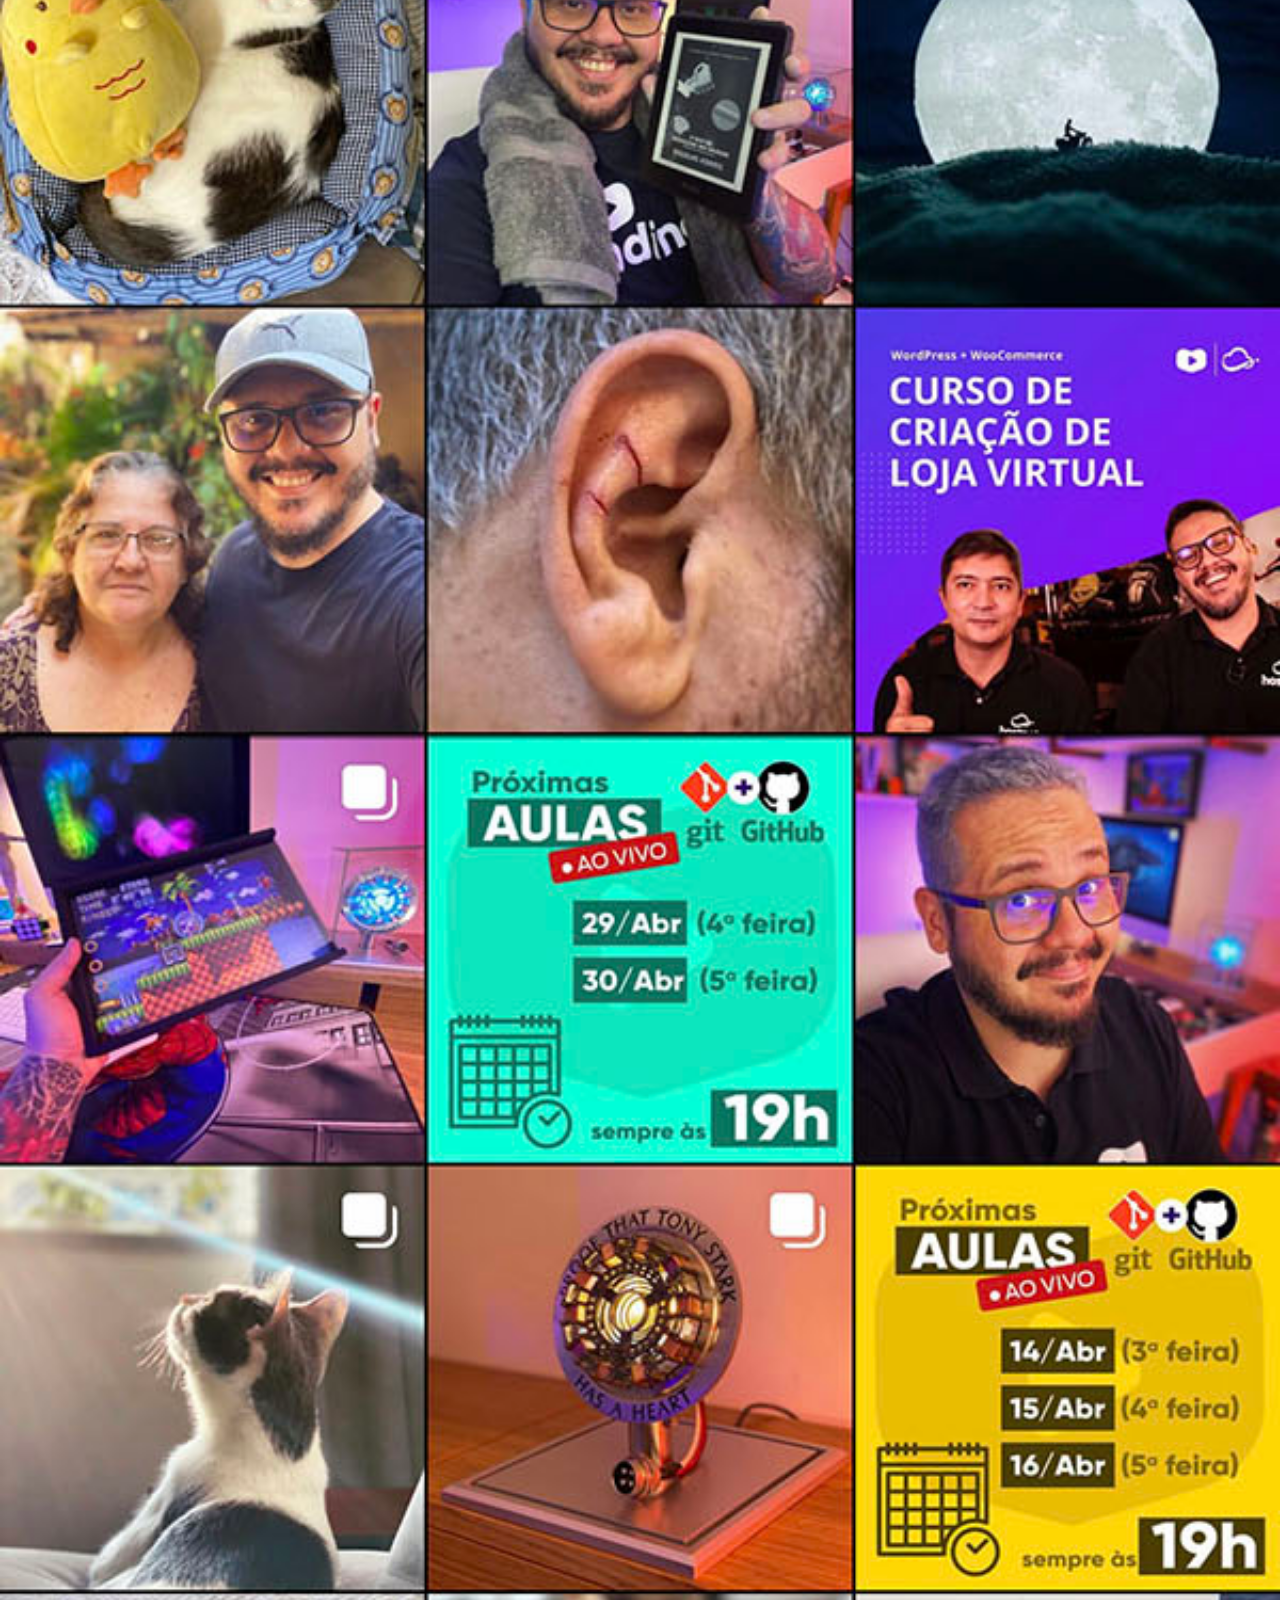
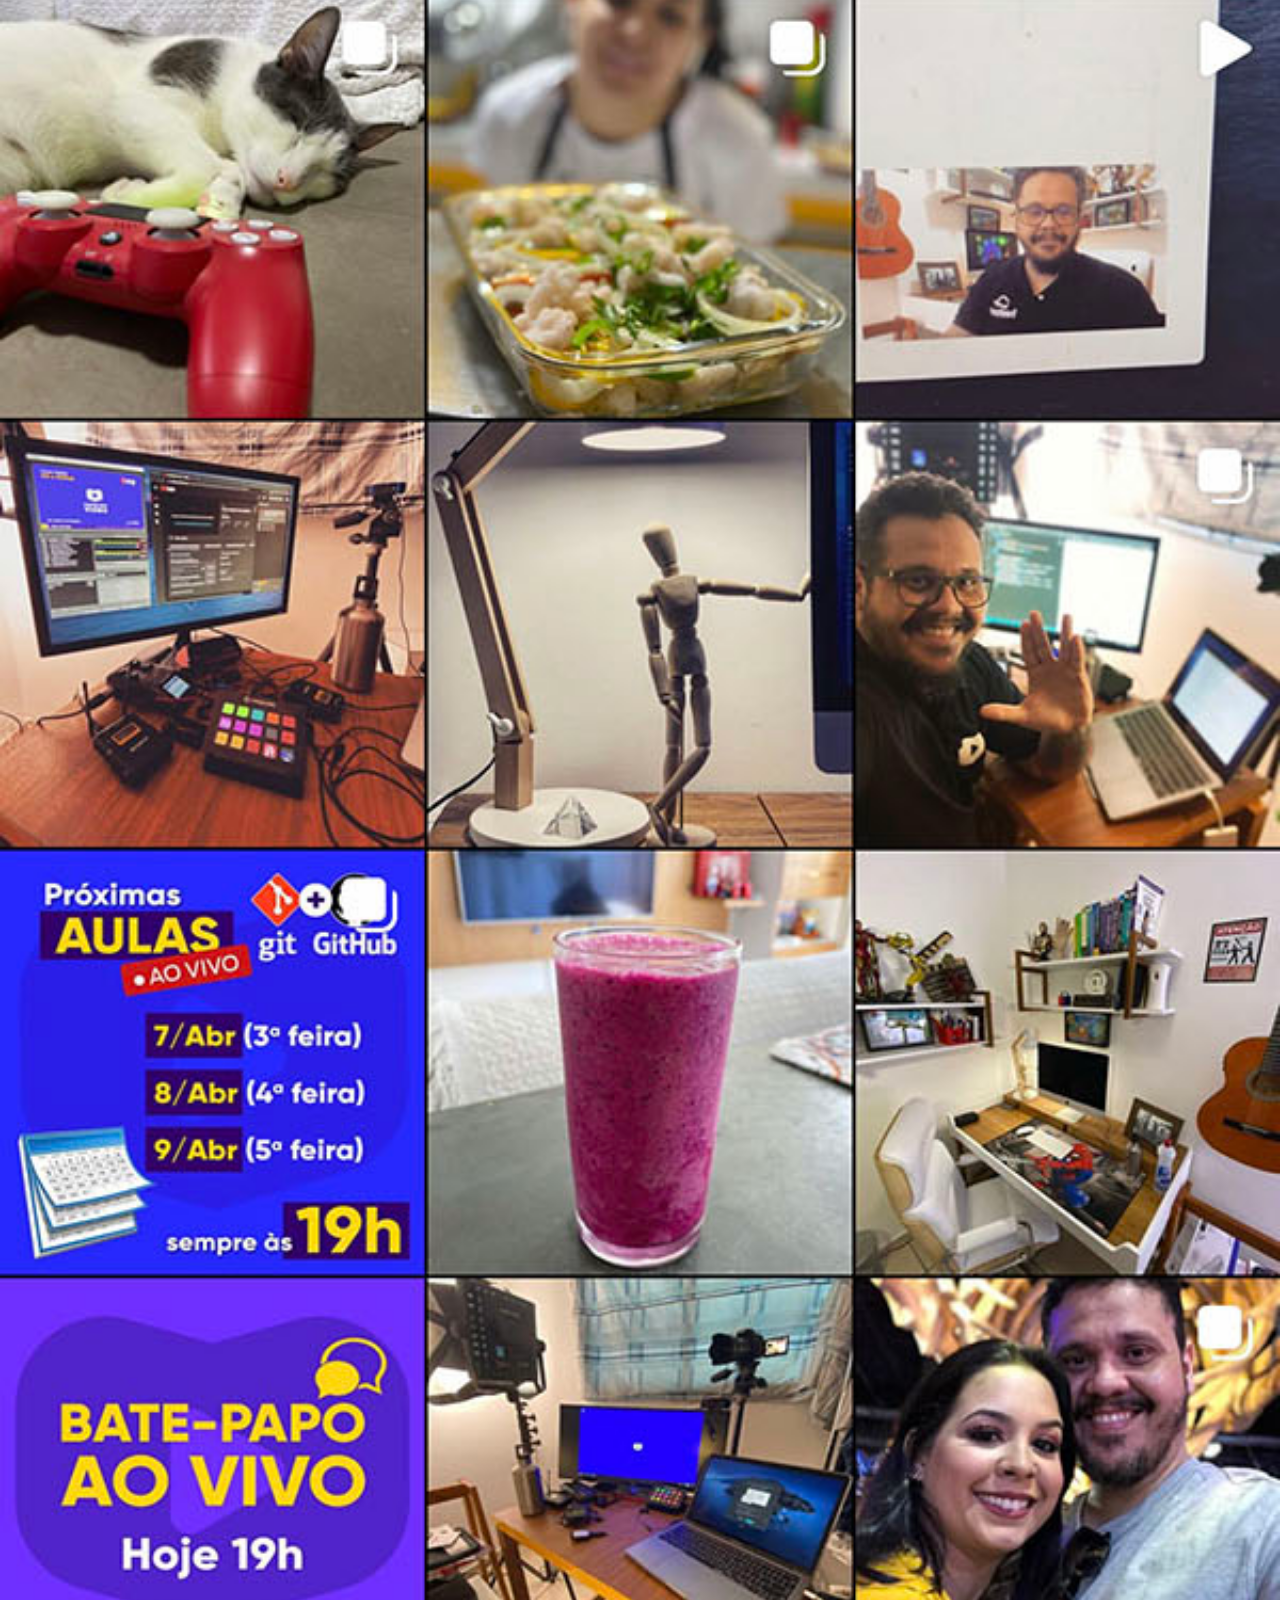
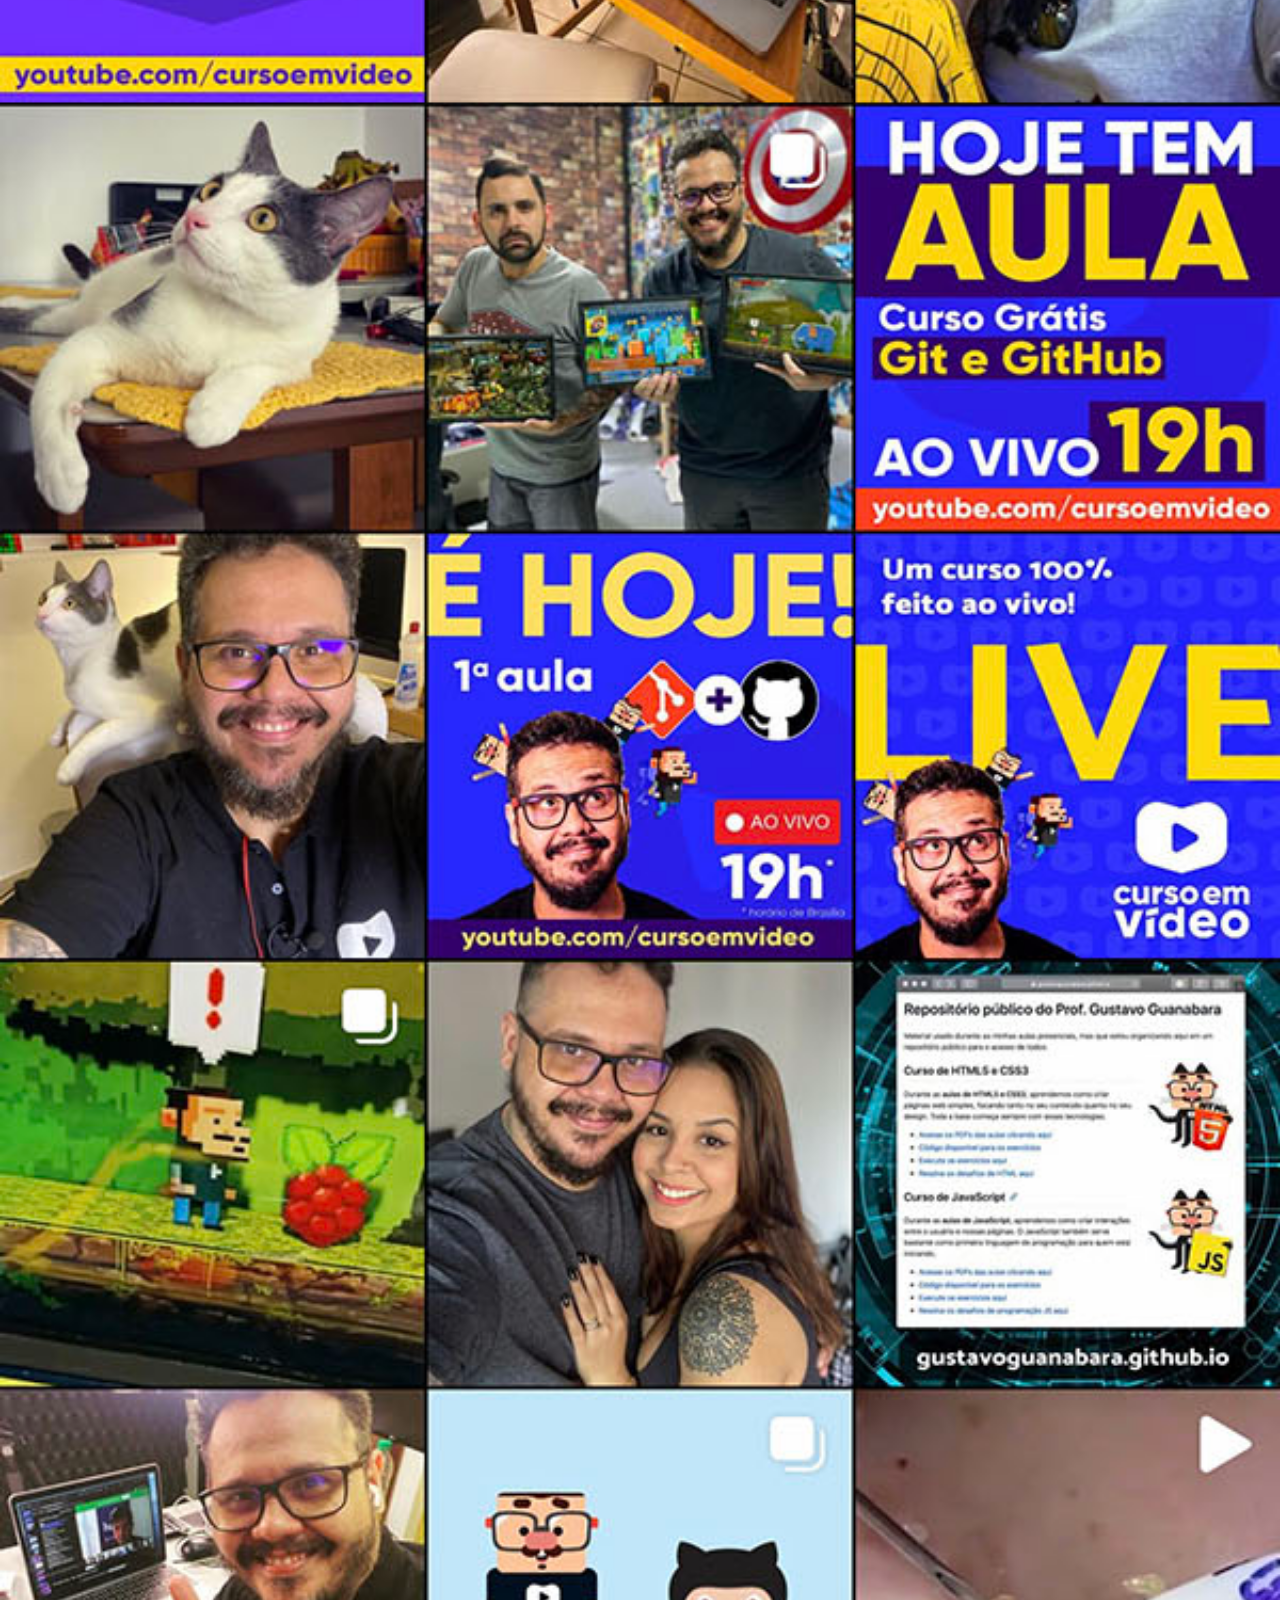
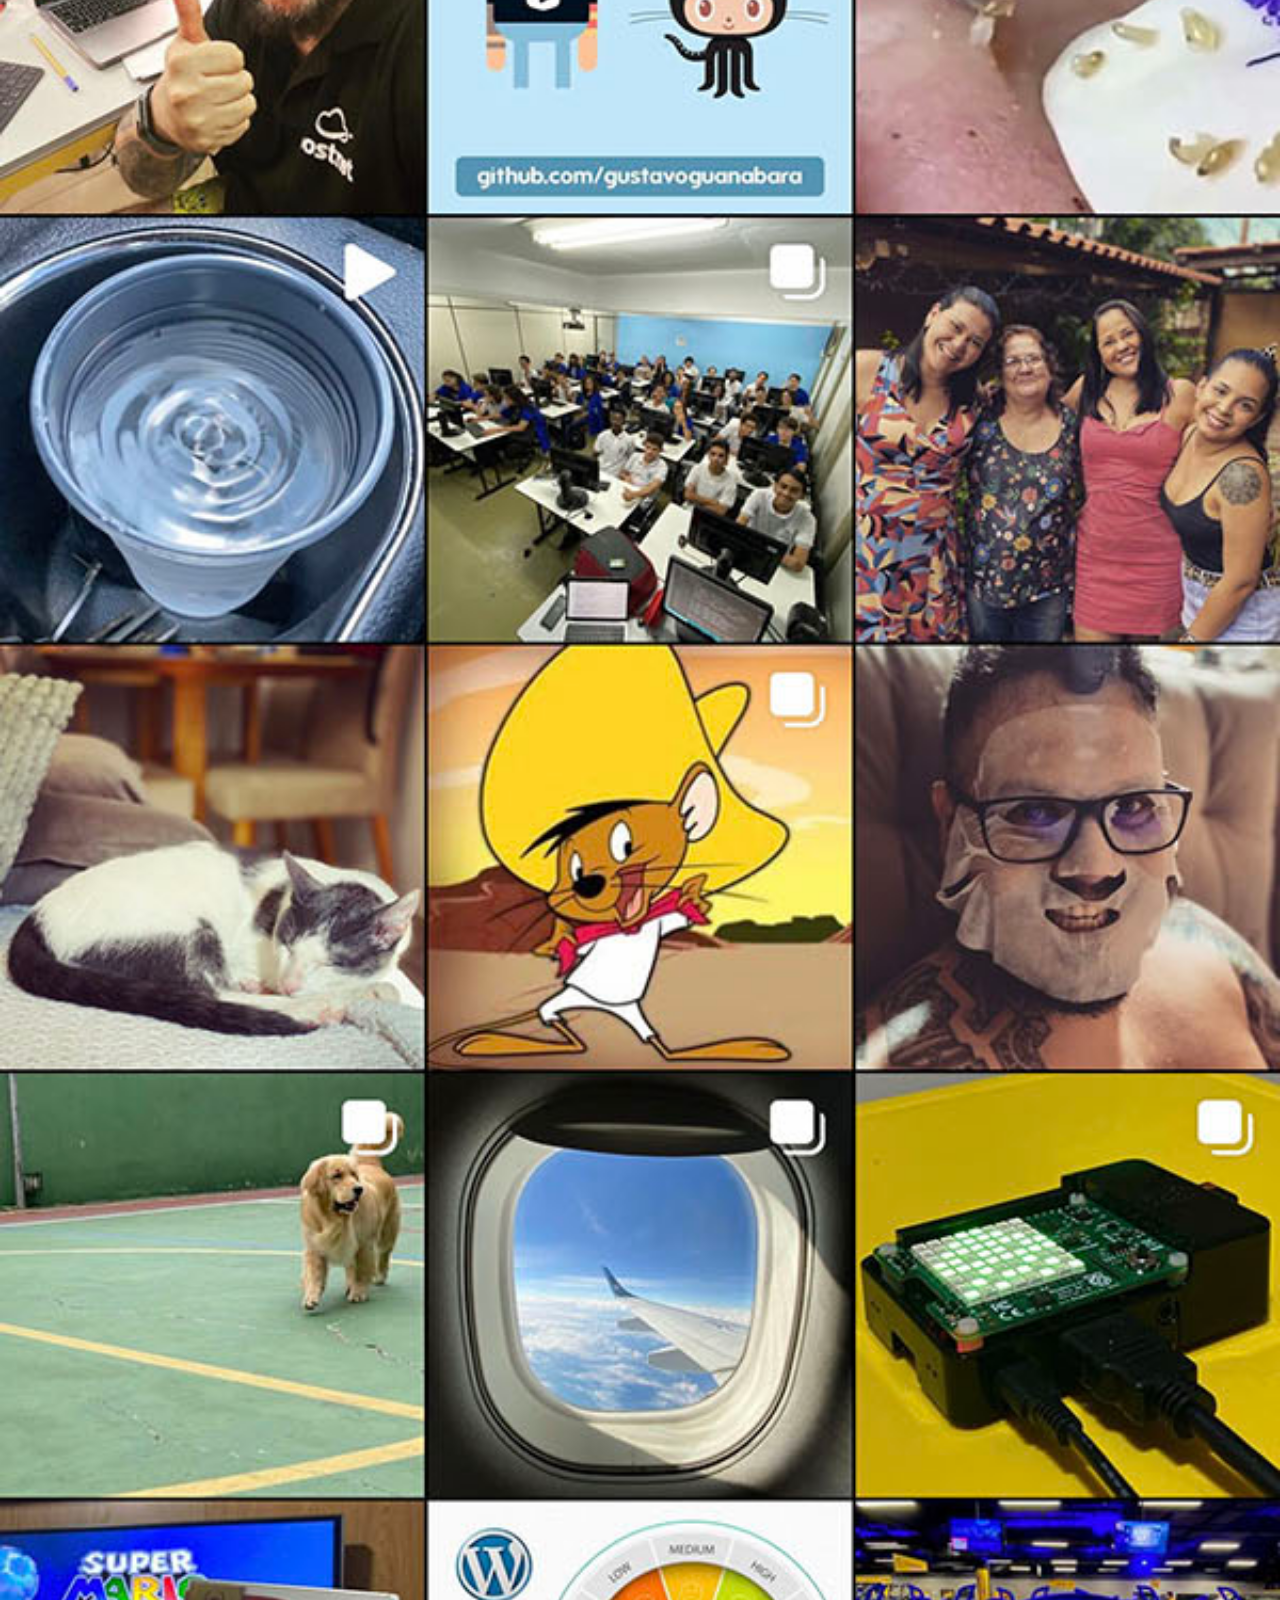
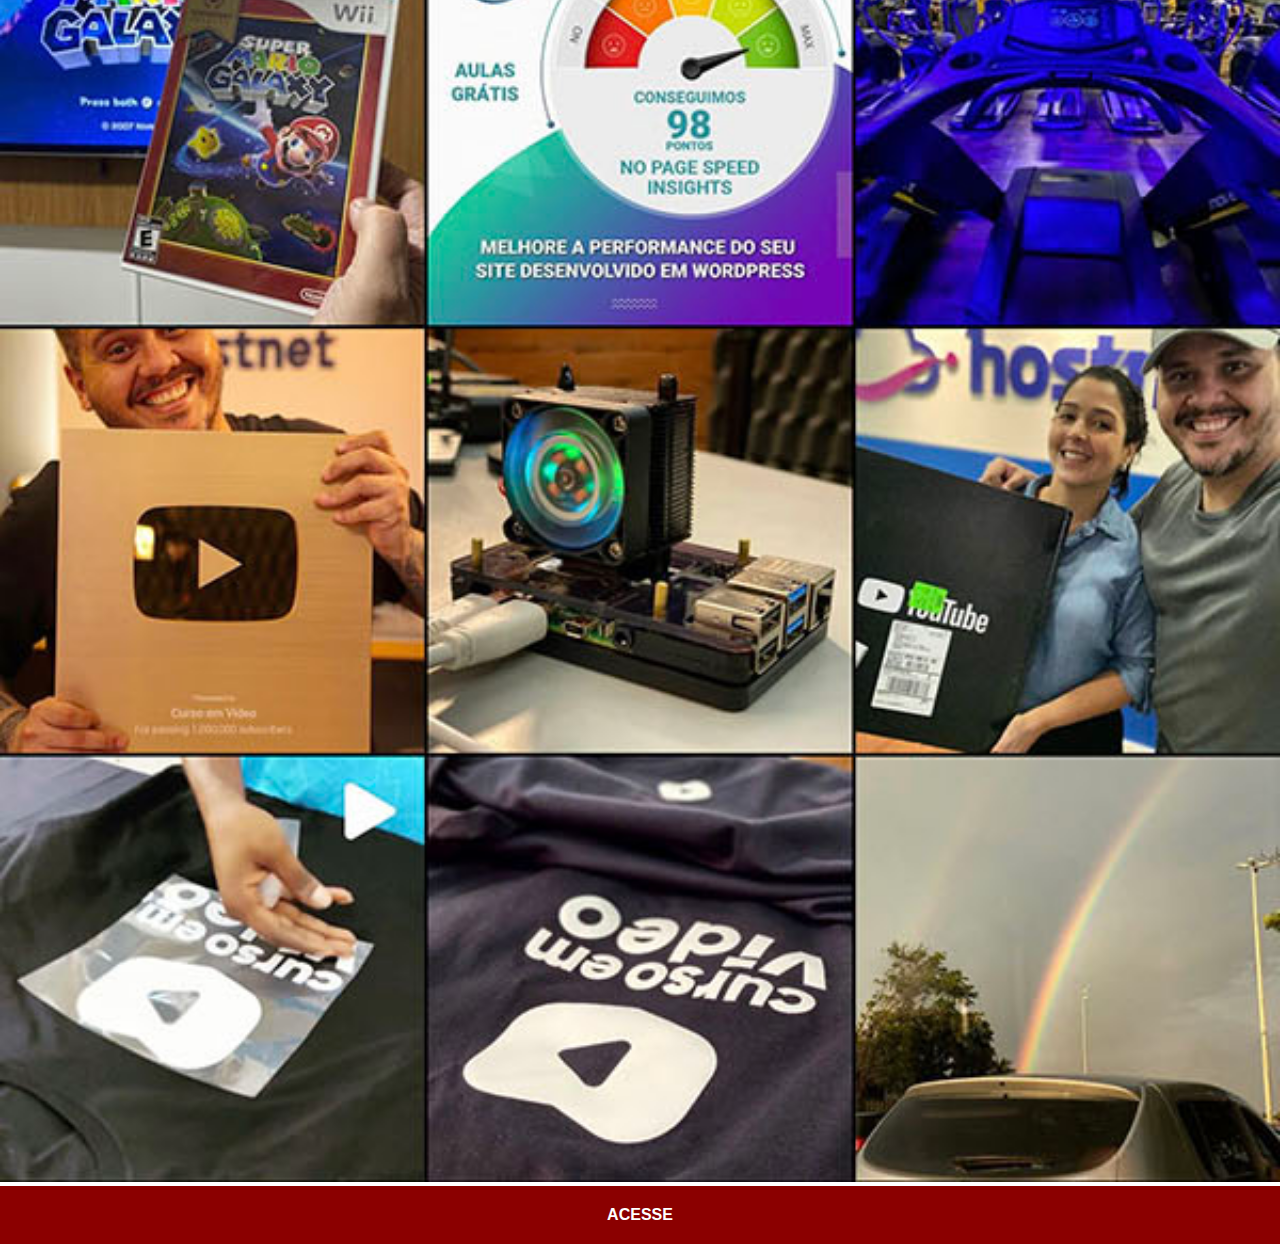
<file: instagram.html>
<!DOCTYPE html>
<html lang="pt-br">
<head>
    <meta charset="UTF-8">
    <meta http-equiv="X-UA-Compatible" content="IE=edge">
    <meta name="viewport" content="width=device-width, initial-scale= ">
    <title>Instagram</title>
    <link rel="stylesheet" href="estilos/social.css">
</head>
<body>
    <img src="imagens/tela-instagram.jpg" alt="Instagram">
    <a href="https://www.instagram.com/gustavoguanabara/" target="_blank">ACESSE</a>
</body>
</html>
</file>
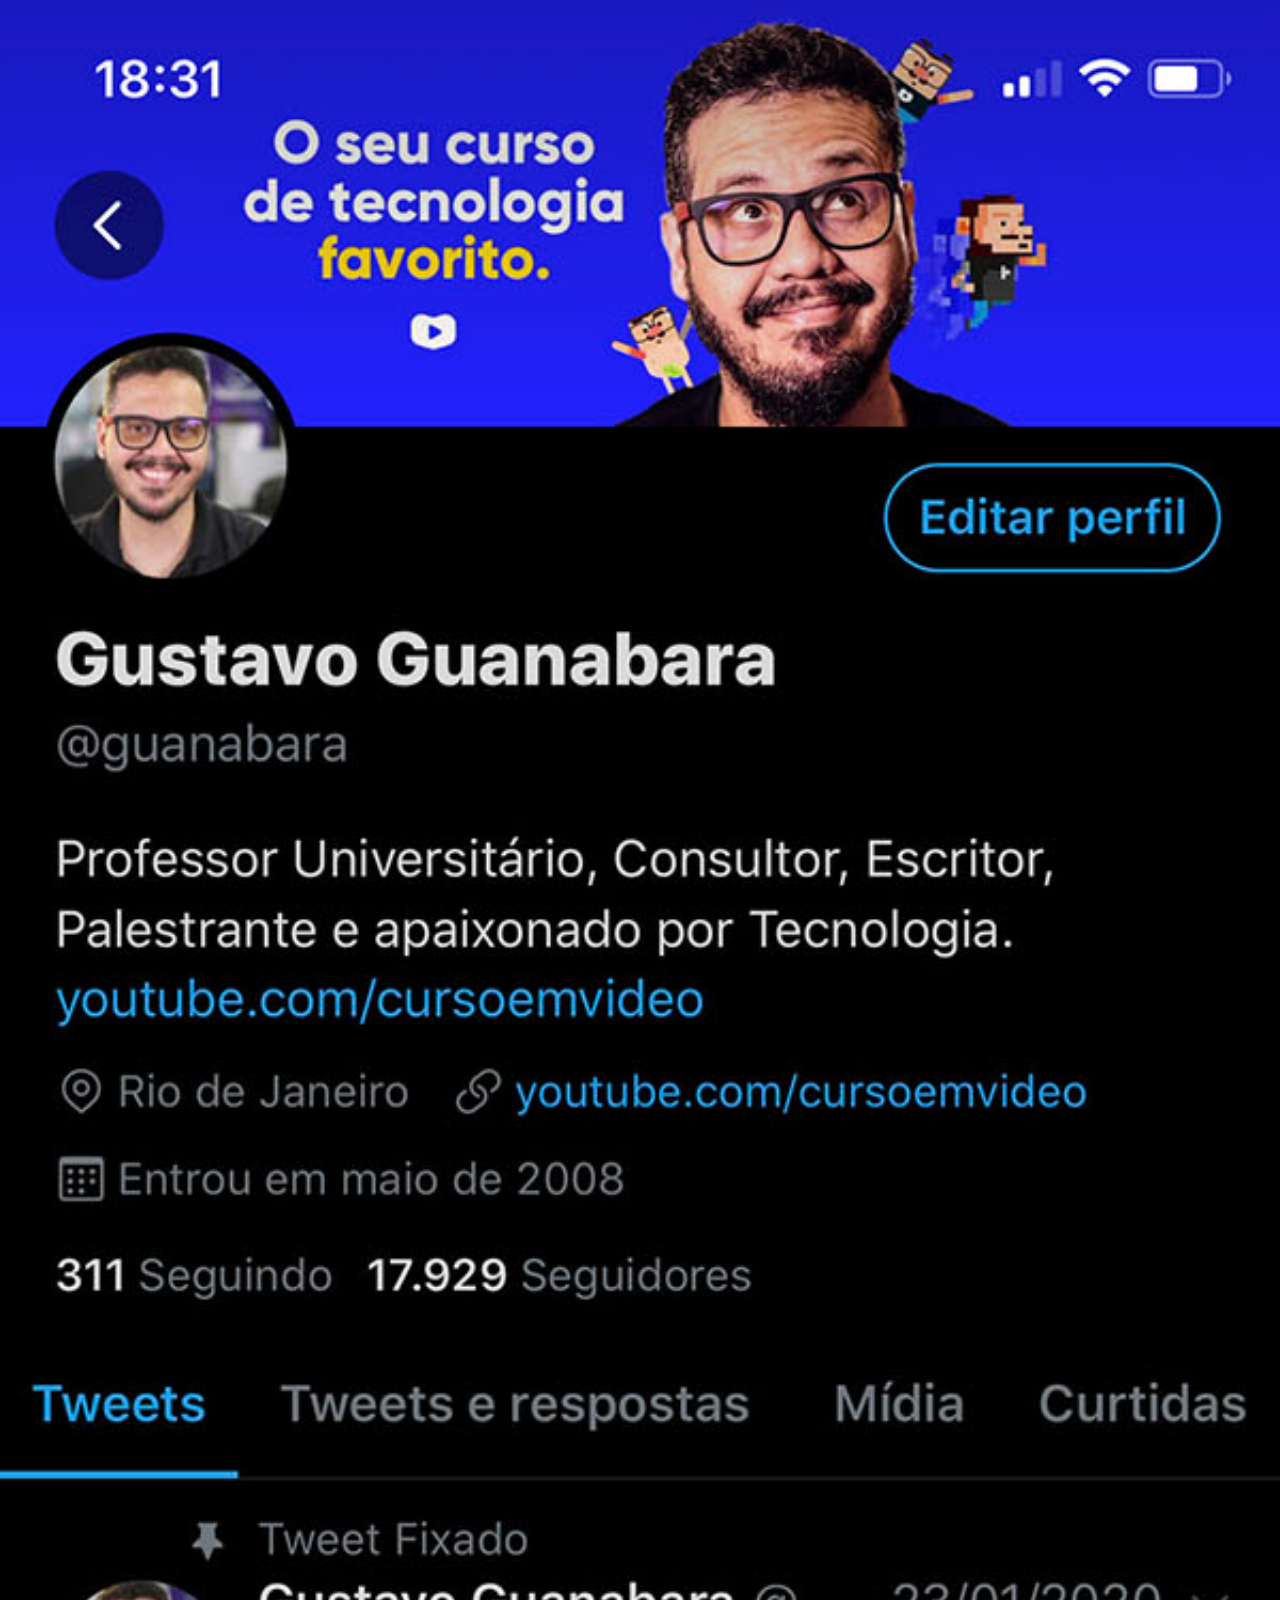
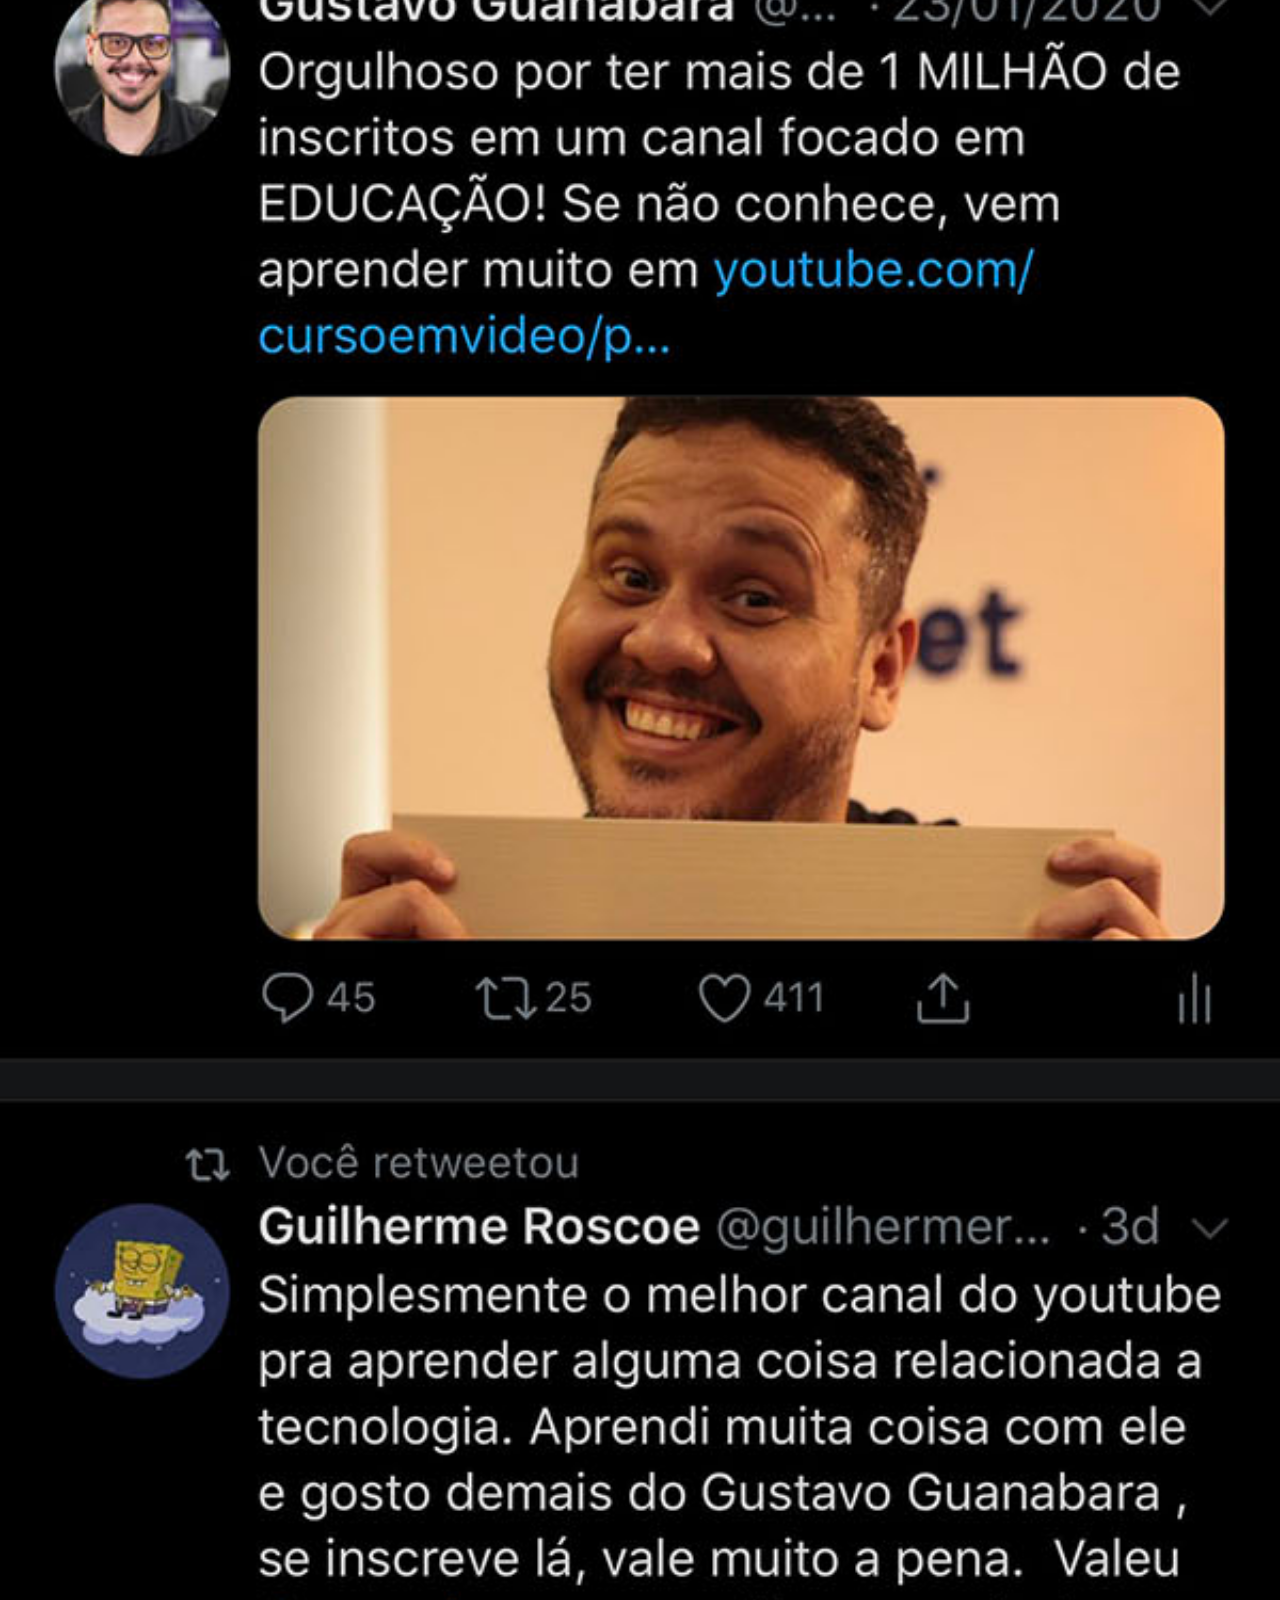
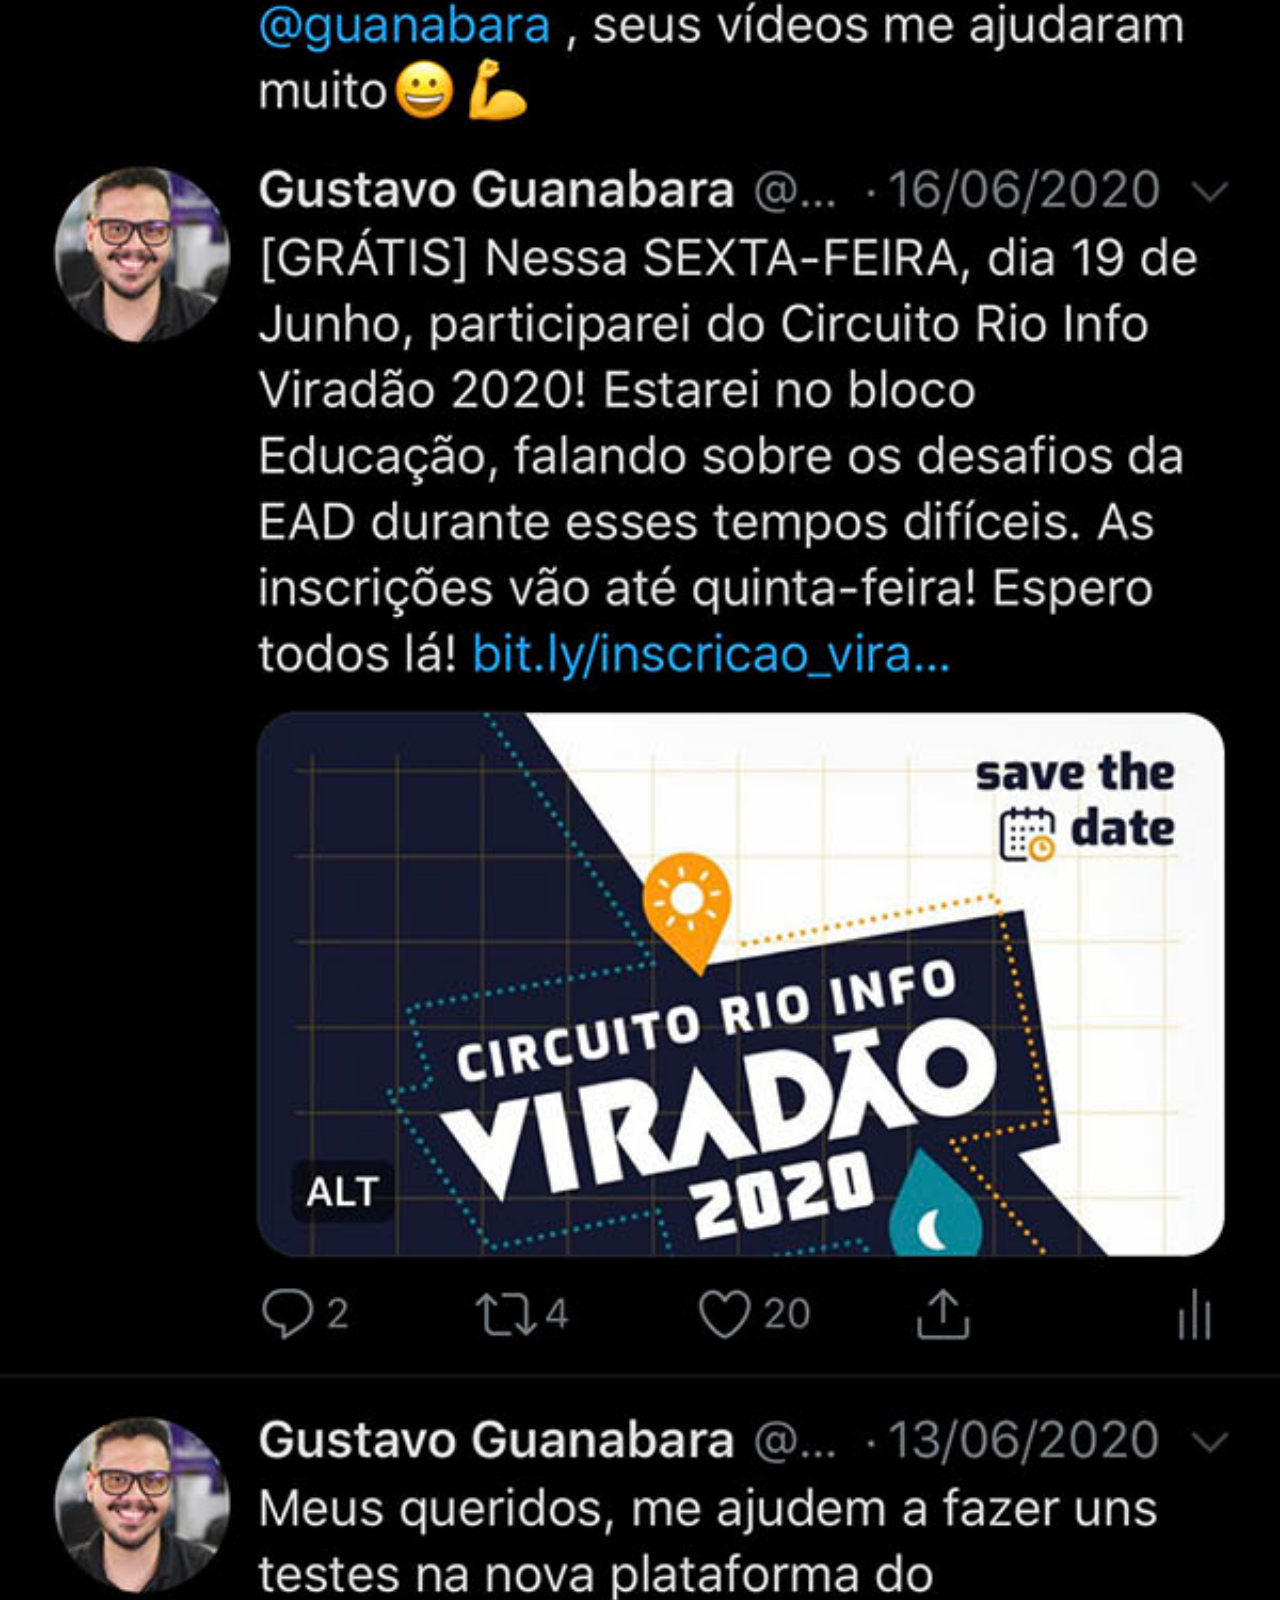
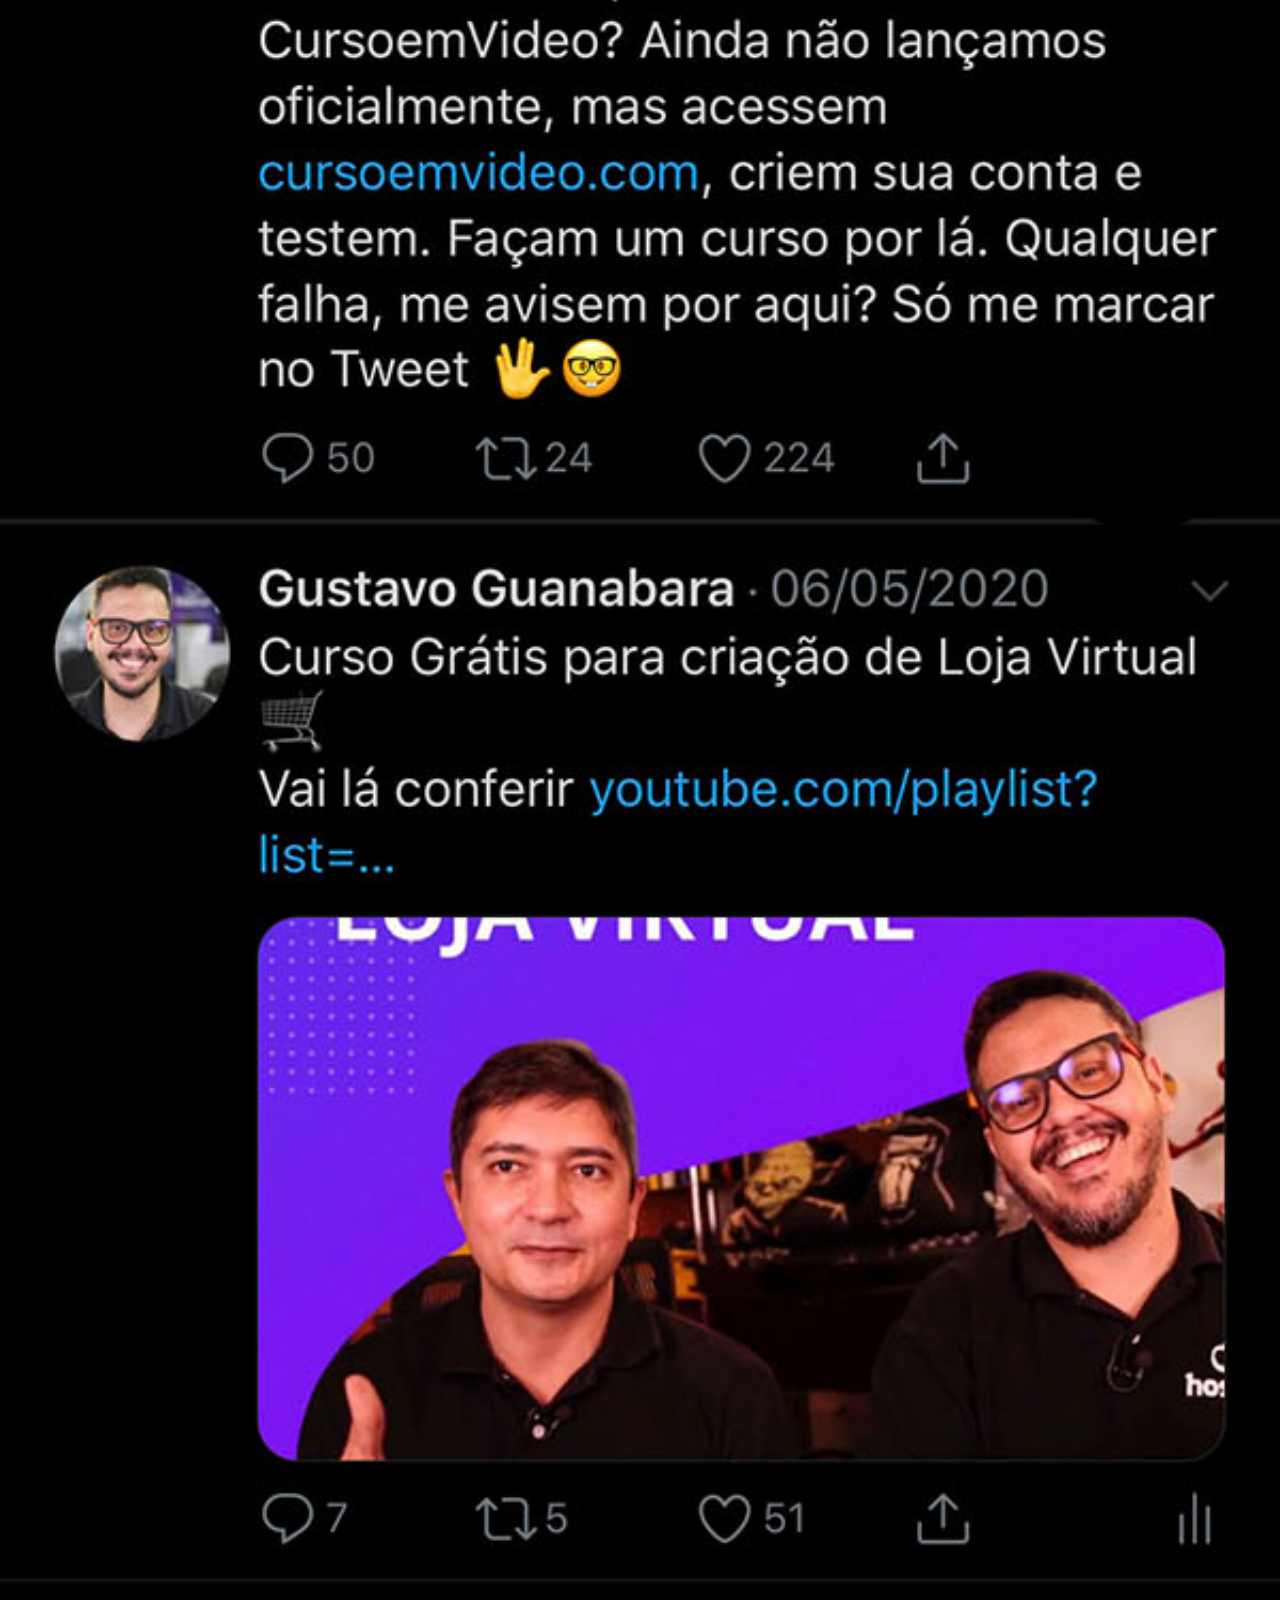
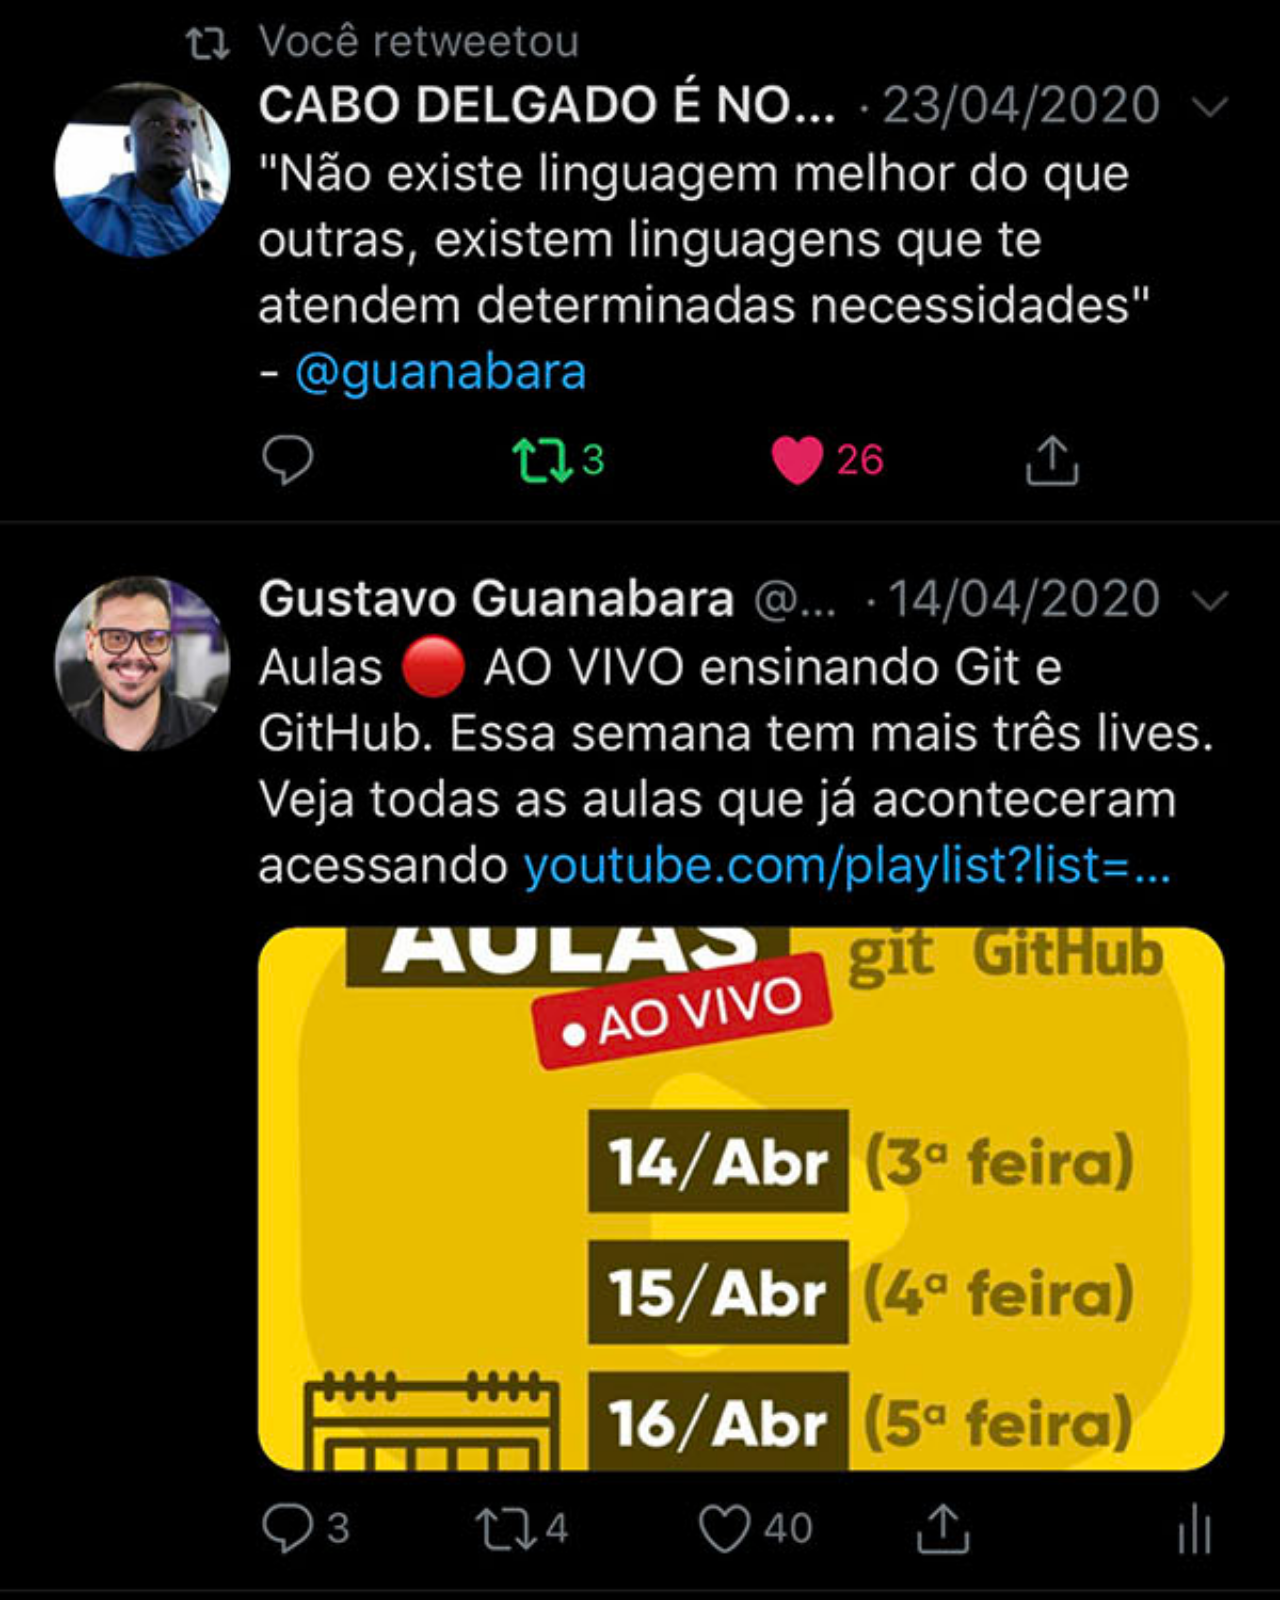
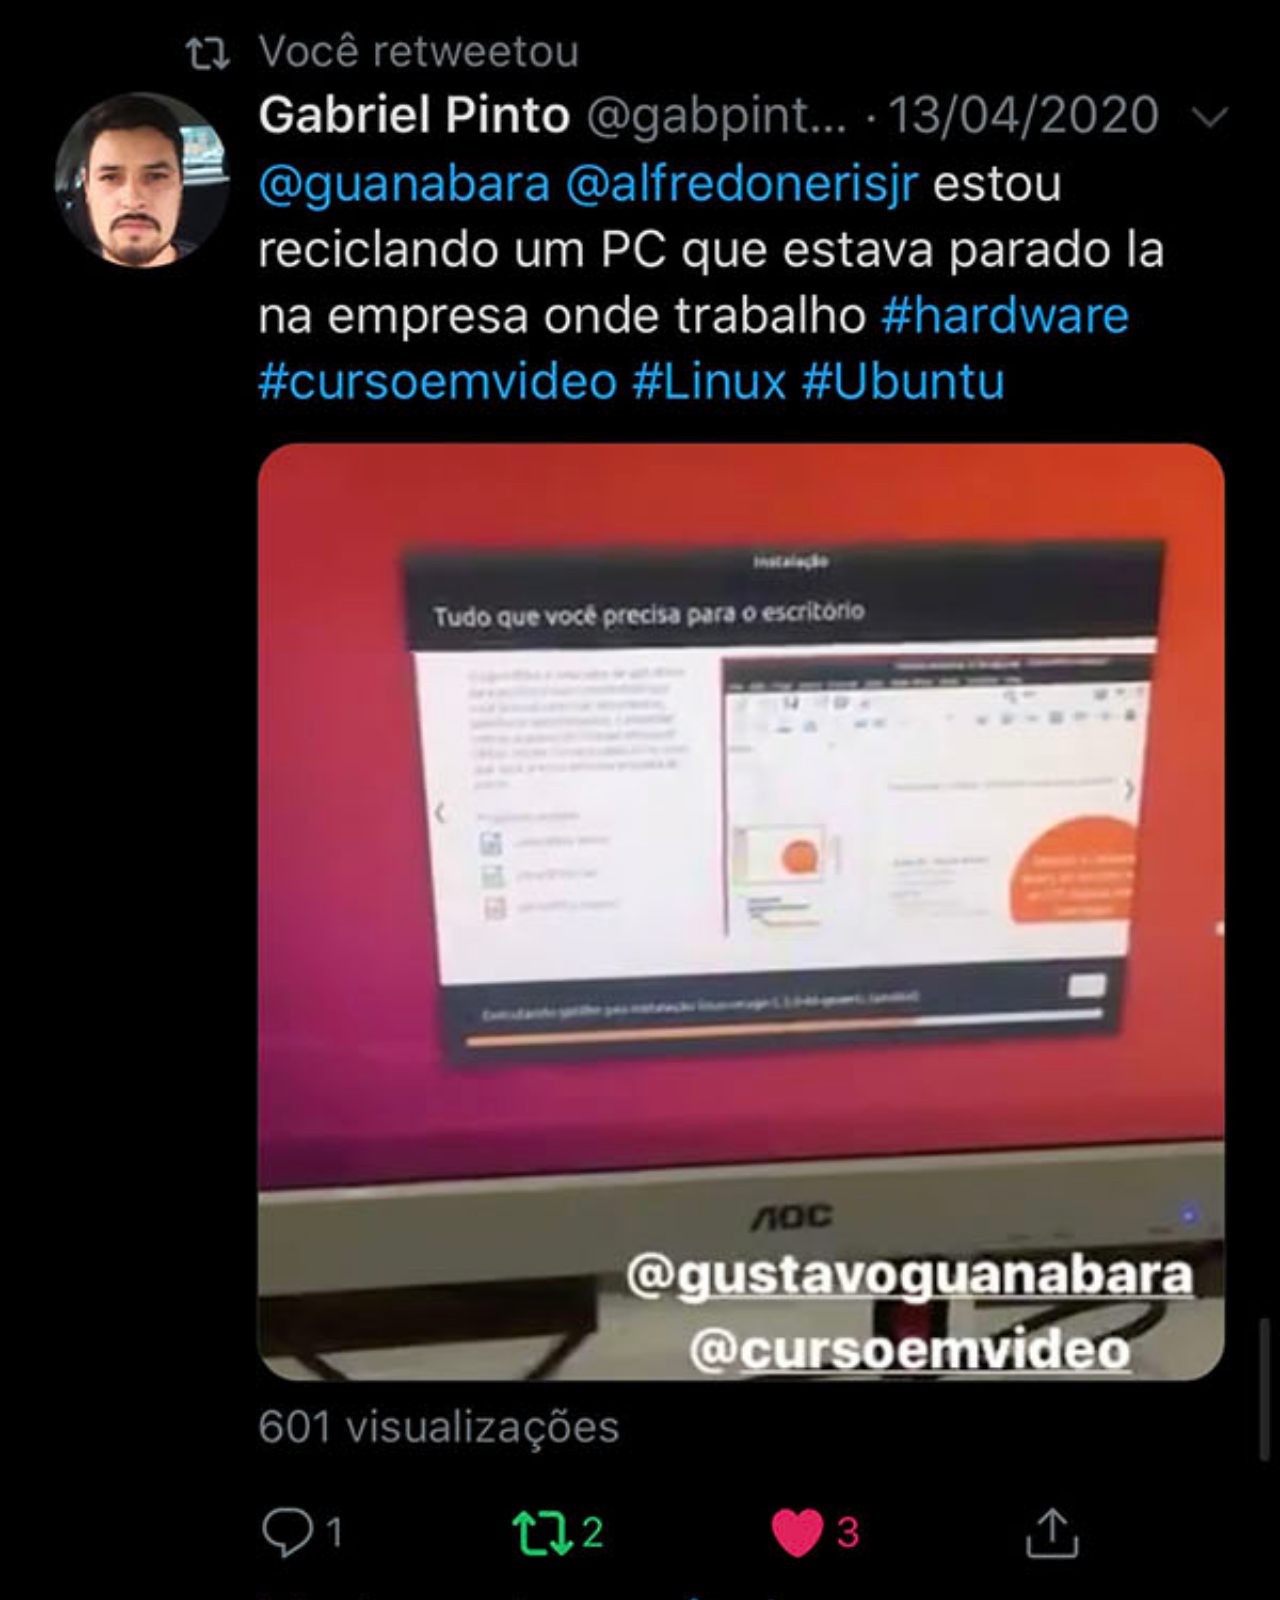
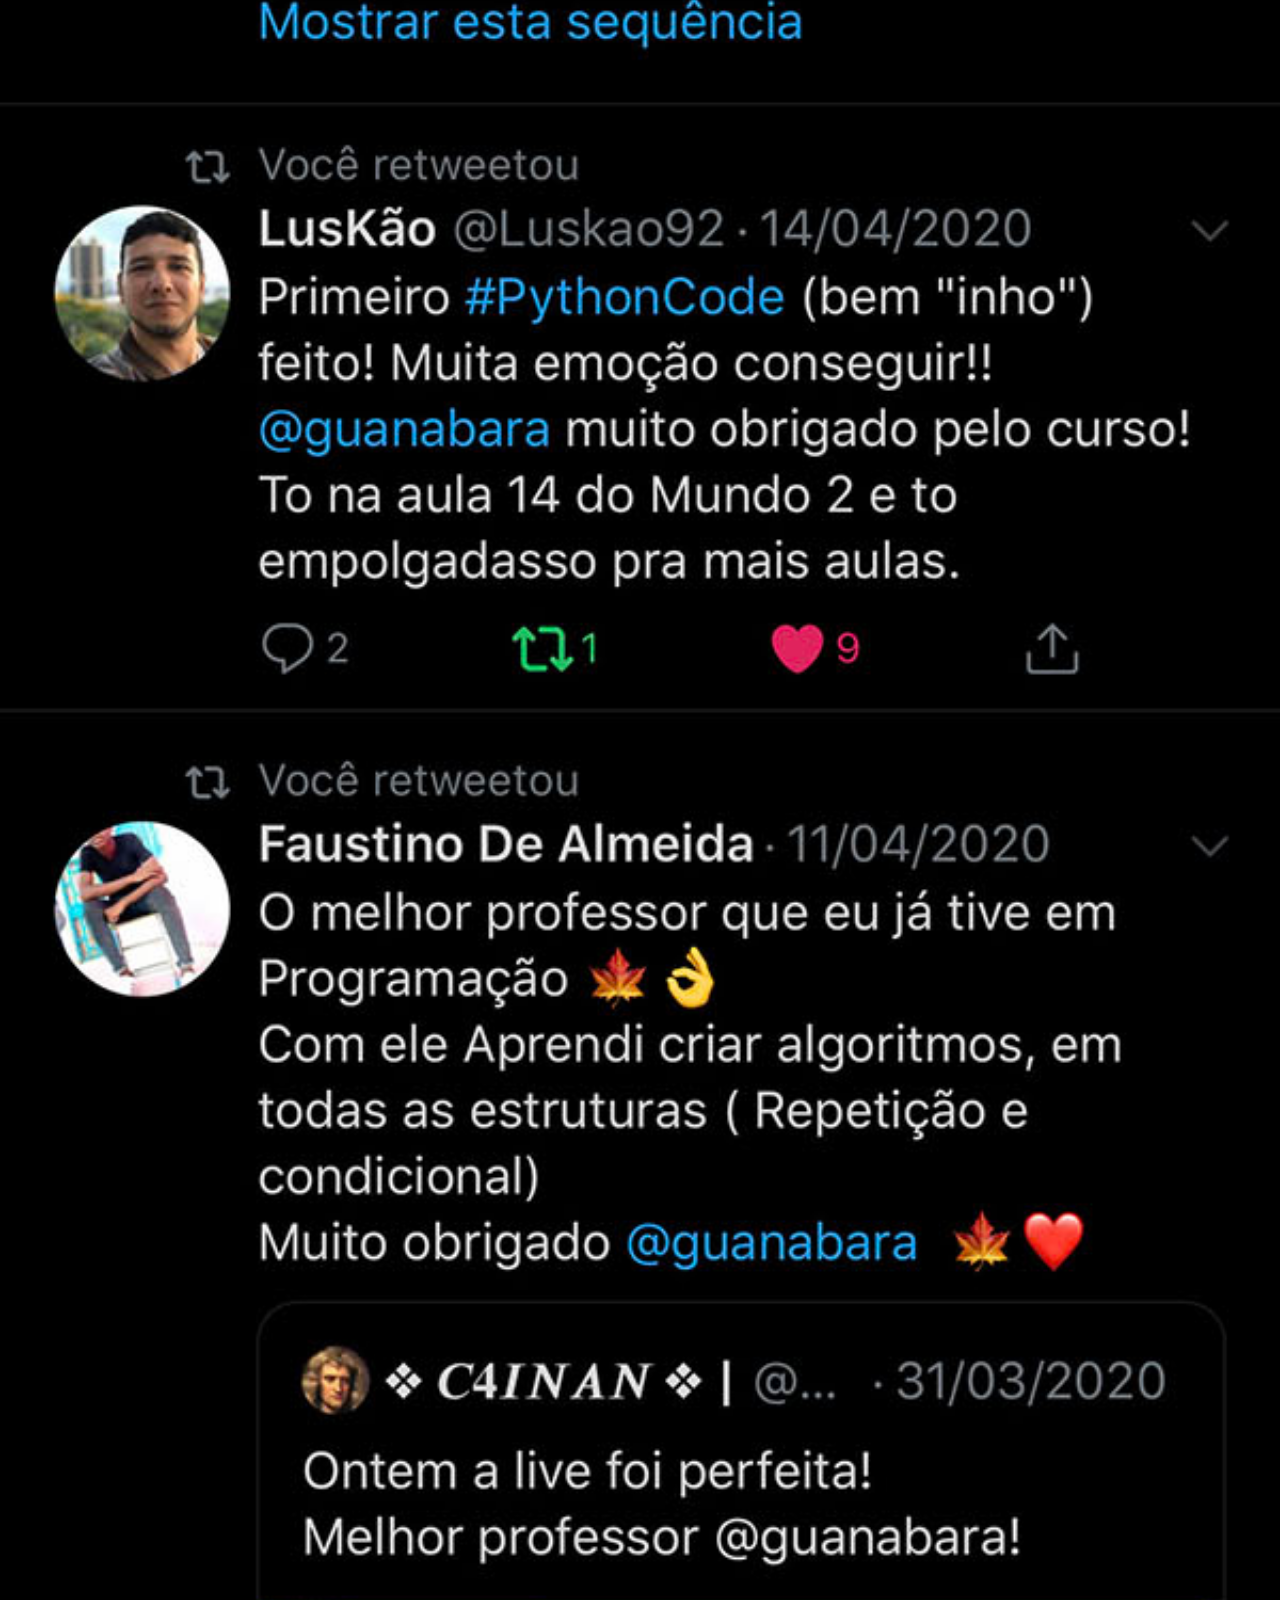
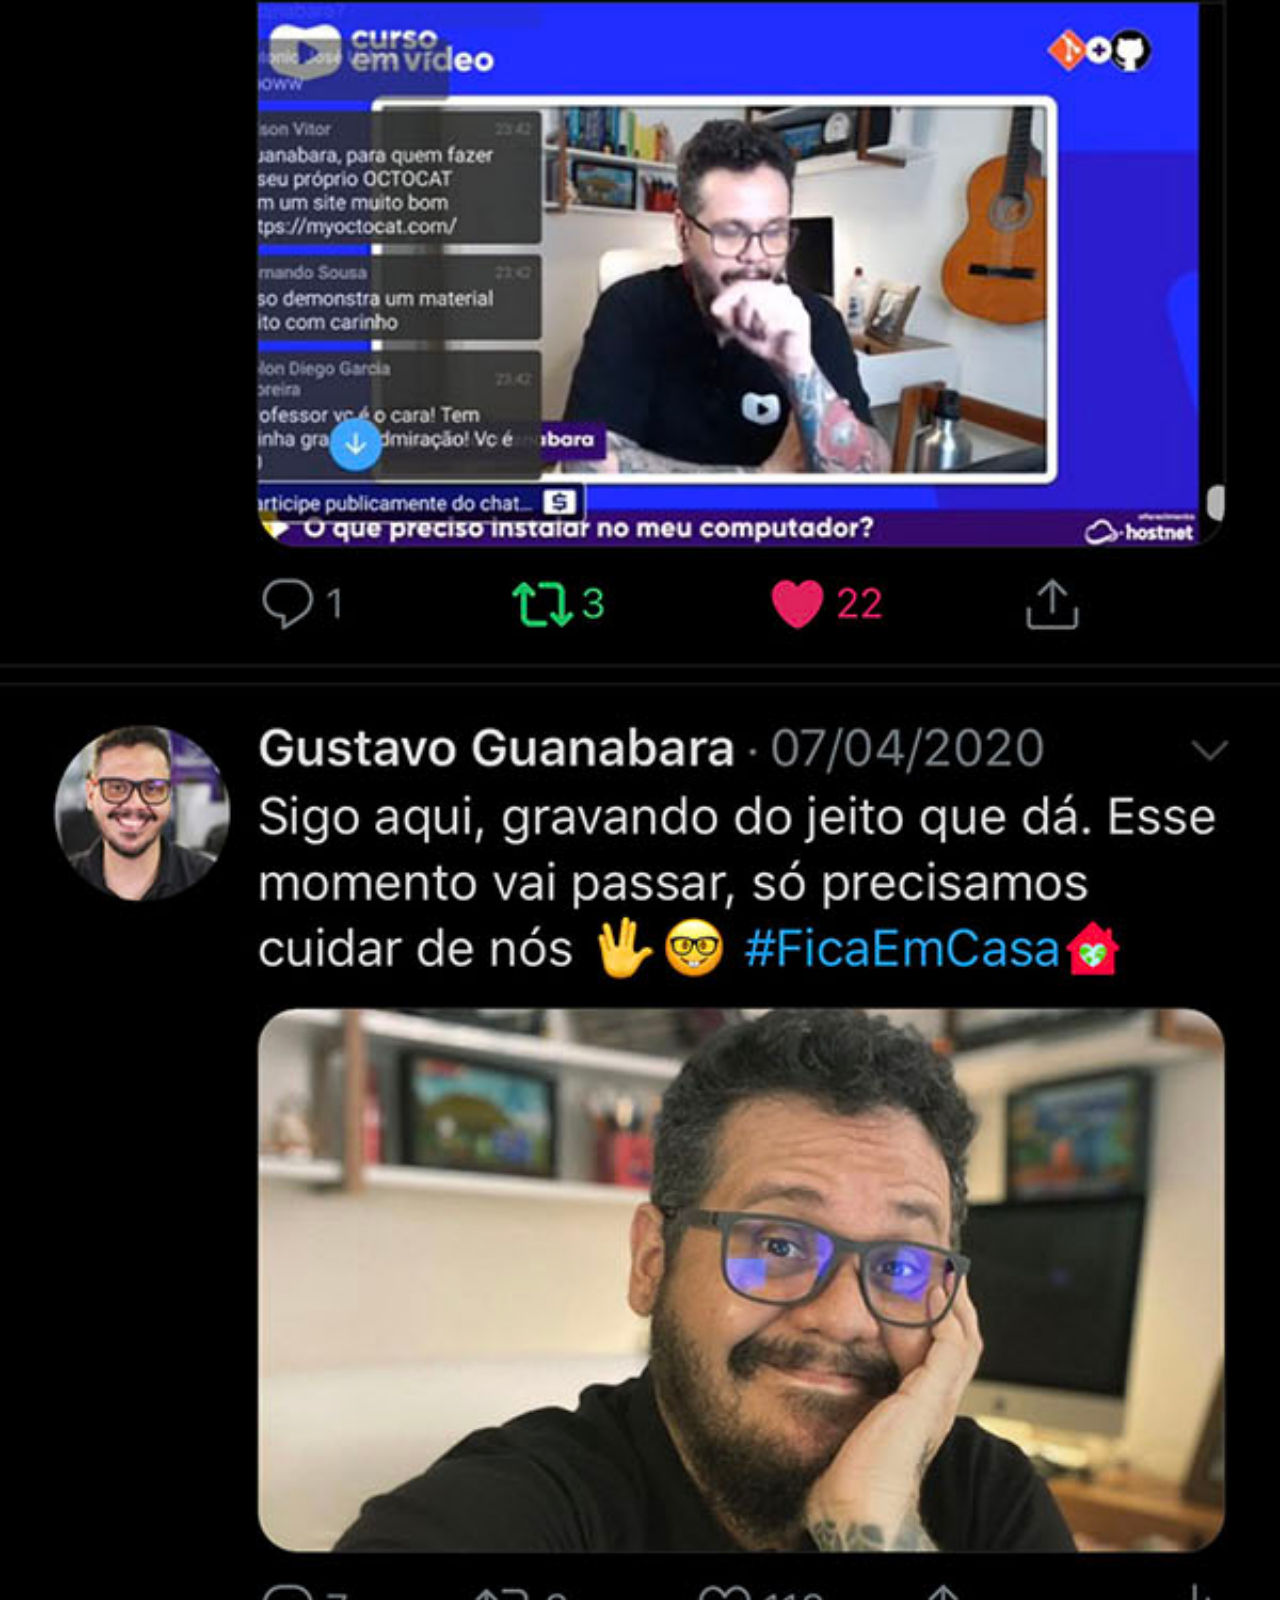
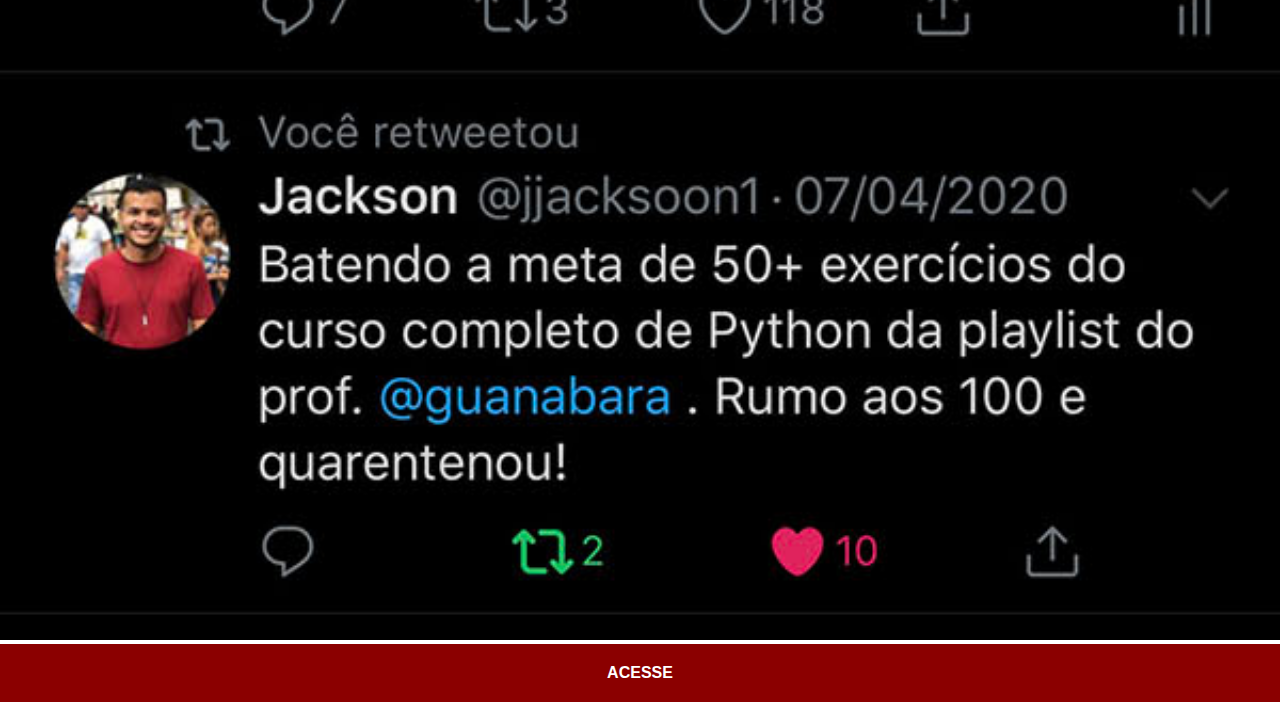
<file: twitter.html>
<!DOCTYPE html>
<html lang="pt-br">
<head>
    <meta charset="UTF-8">
    <meta http-equiv="X-UA-Compatible" content="IE=edge">
    <meta name="viewport" content="width=device-width, initial-scale=1.0">
    <title>Twitter</title>
    <link rel="stylesheet" href="estilos/social.css">
</head>
<body>
    <img src="imagens/tela-twitter.jpg" alt="Twitter">
    <a href="https://twitter.com/guanabara?ref_src=twsrc%5Egoogle%7Ctwcamp%5Eserp%7Ctwgr%5Eauthor" target="_blank">ACESSE</a>
</body>
</html>
</file>
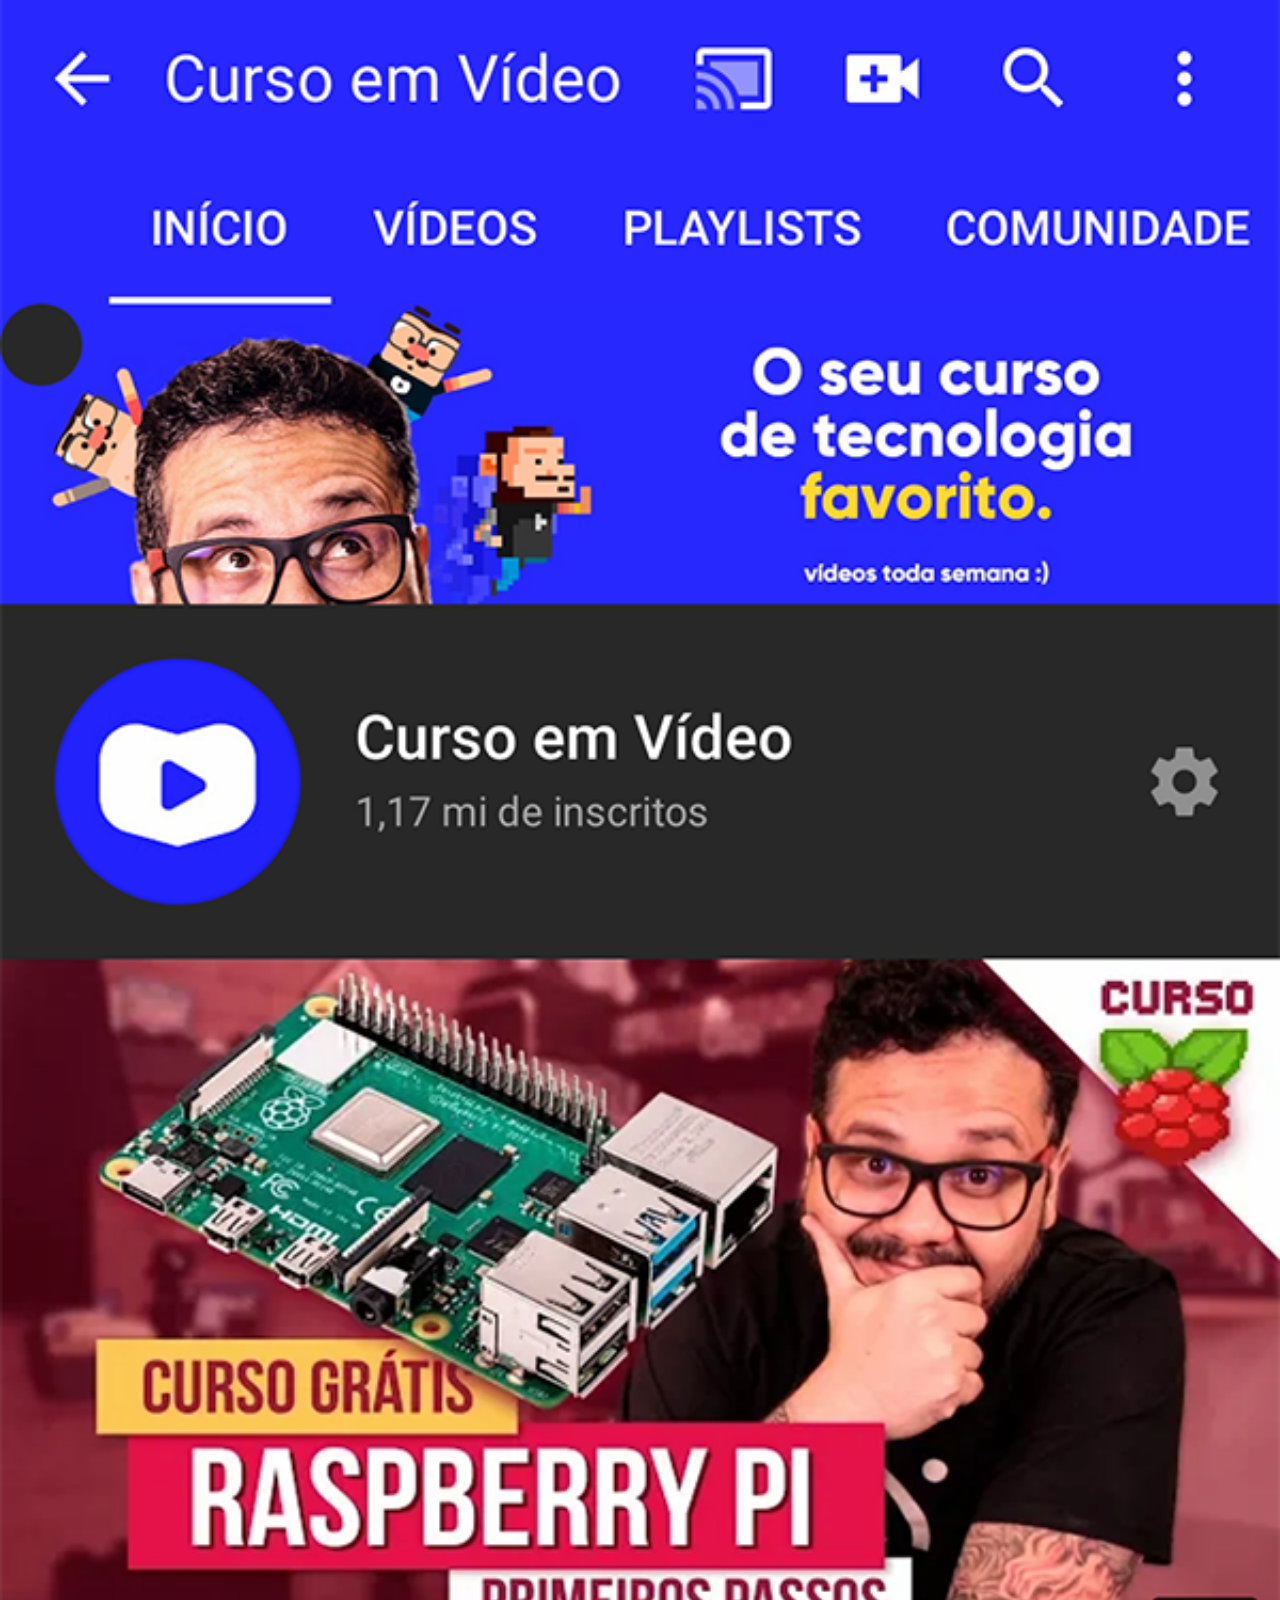
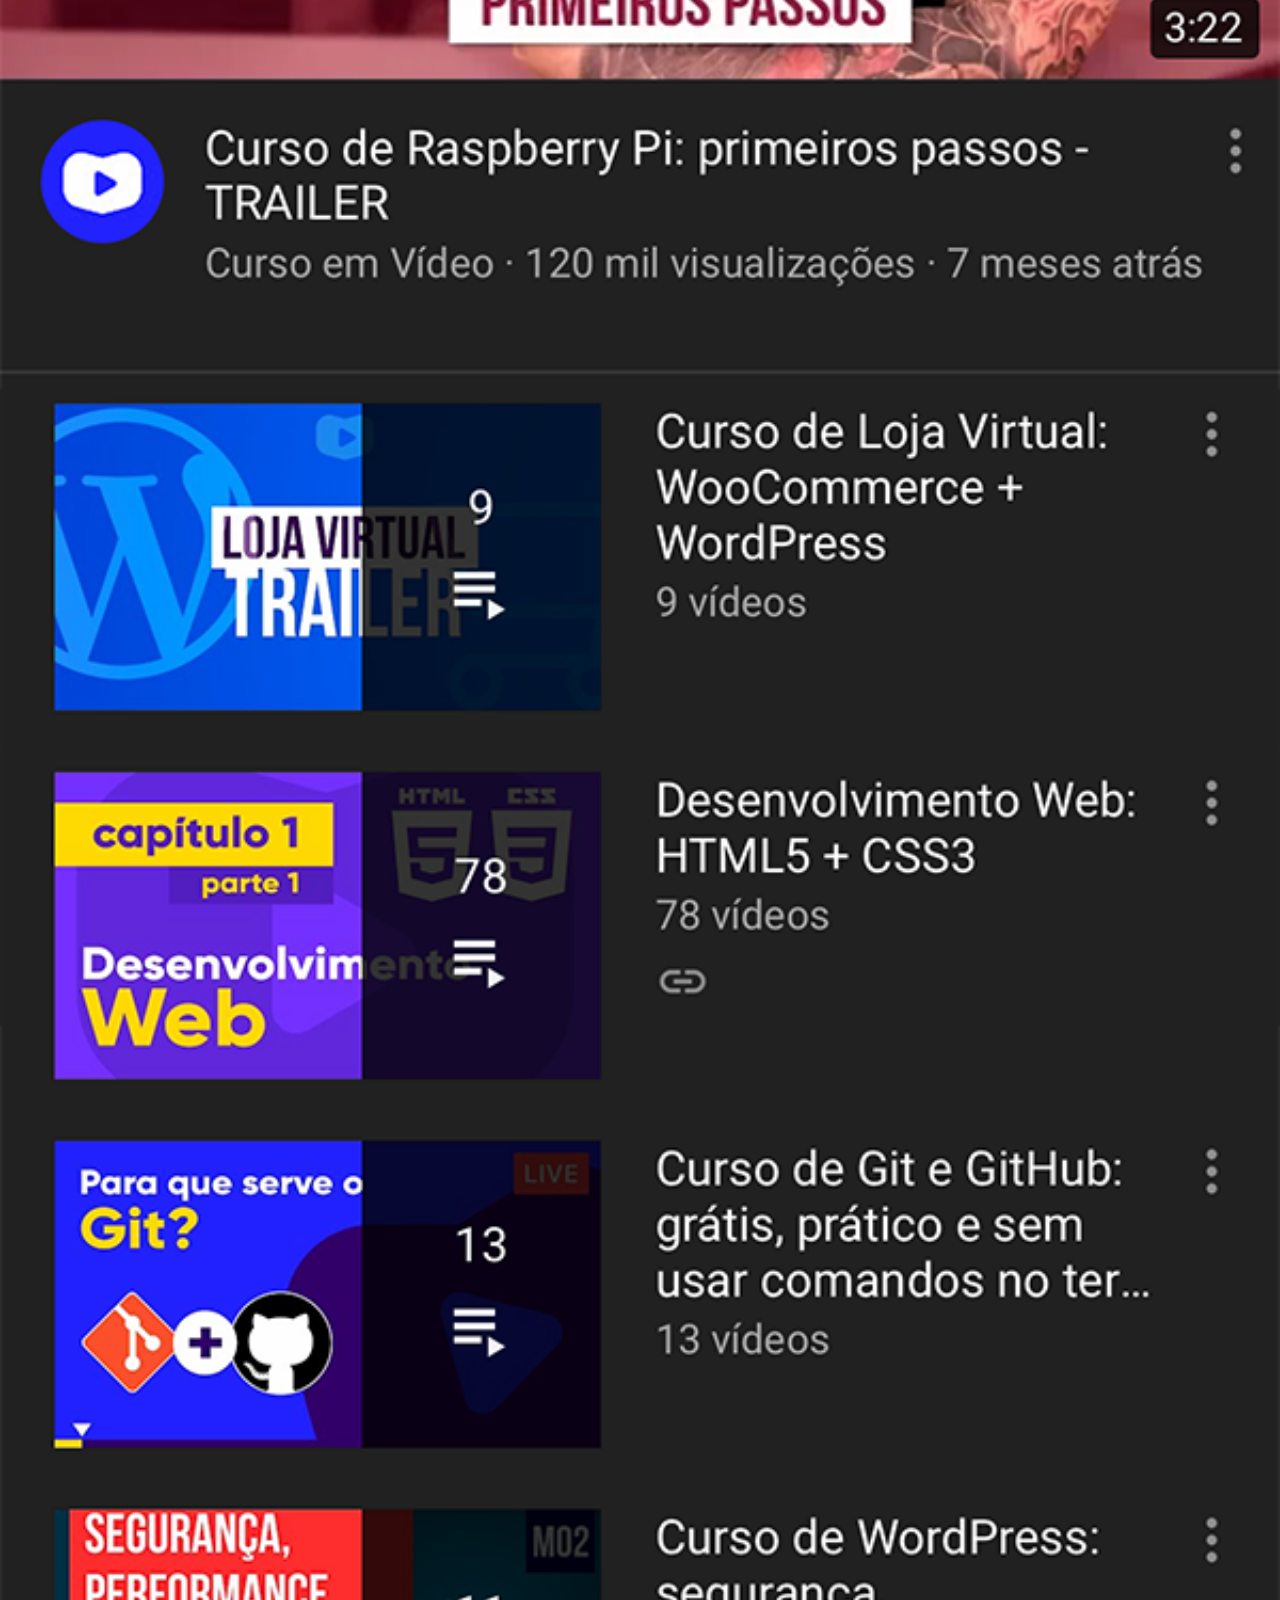
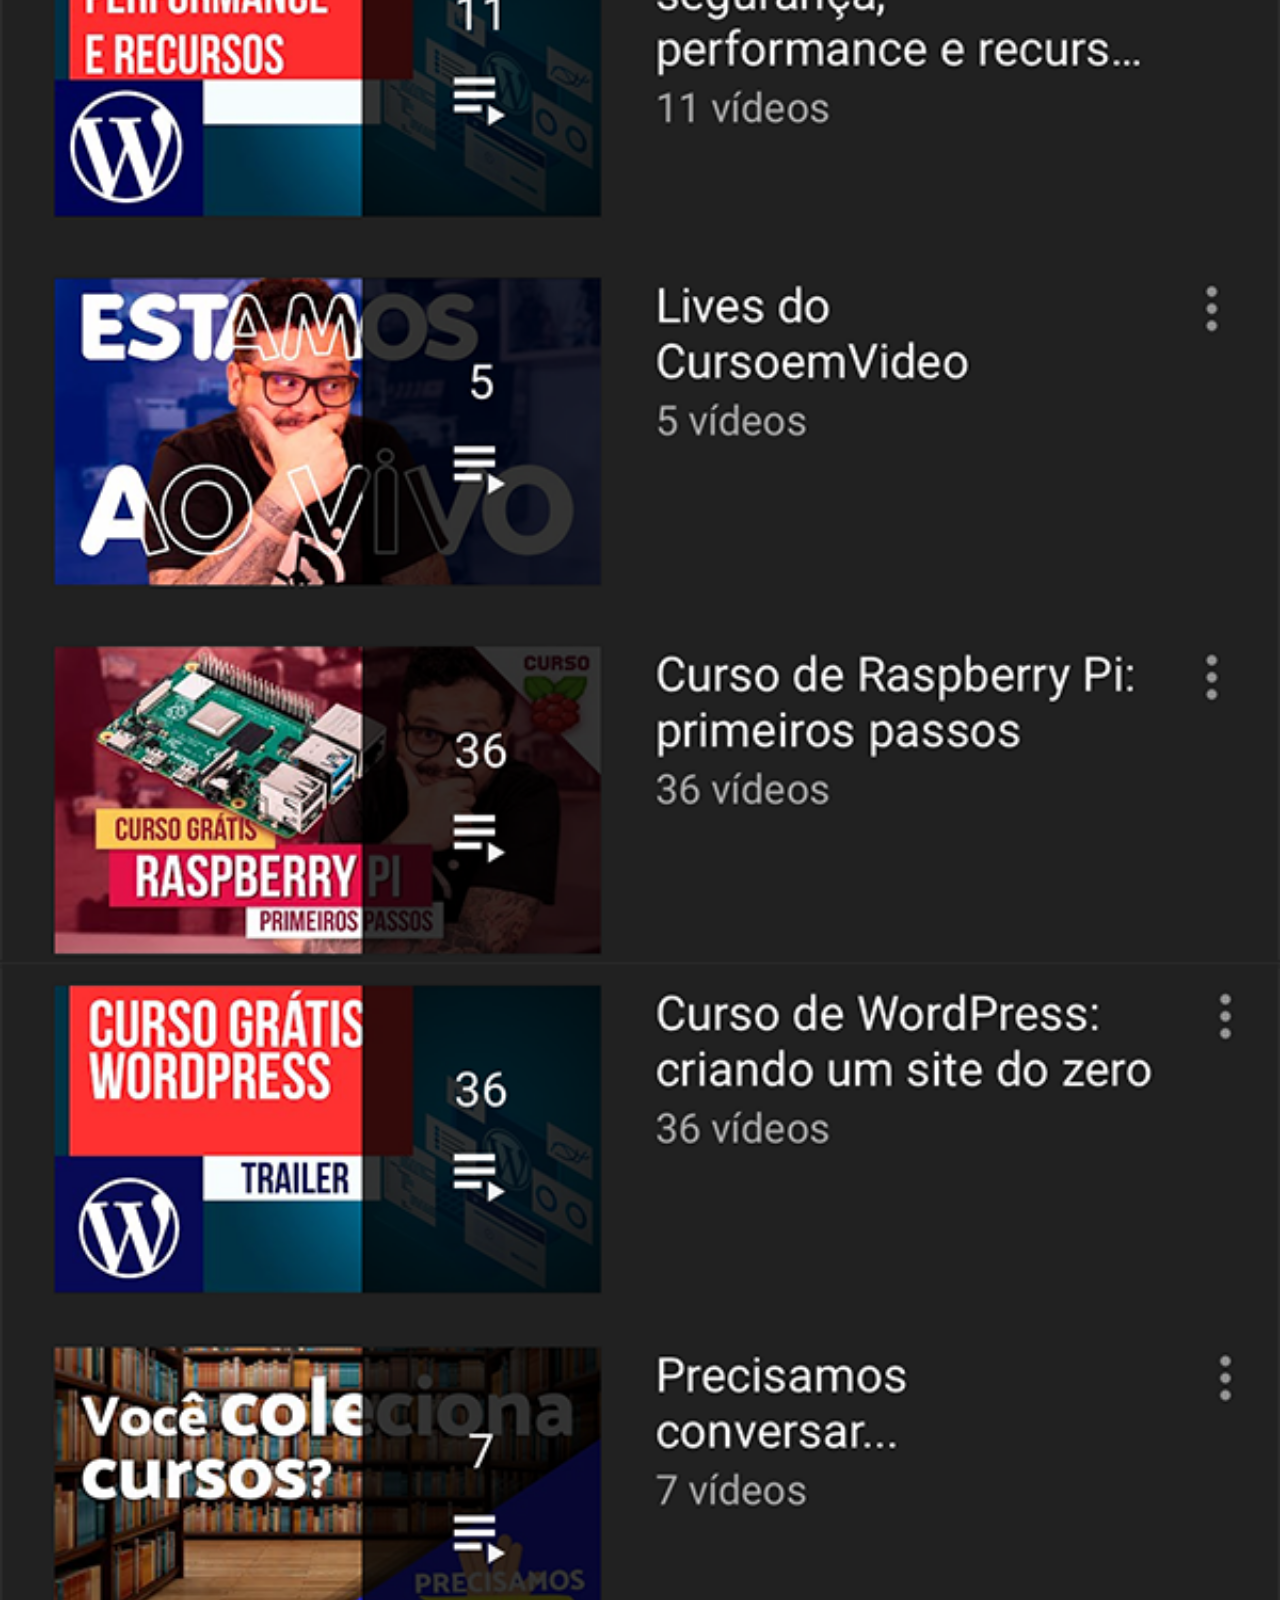
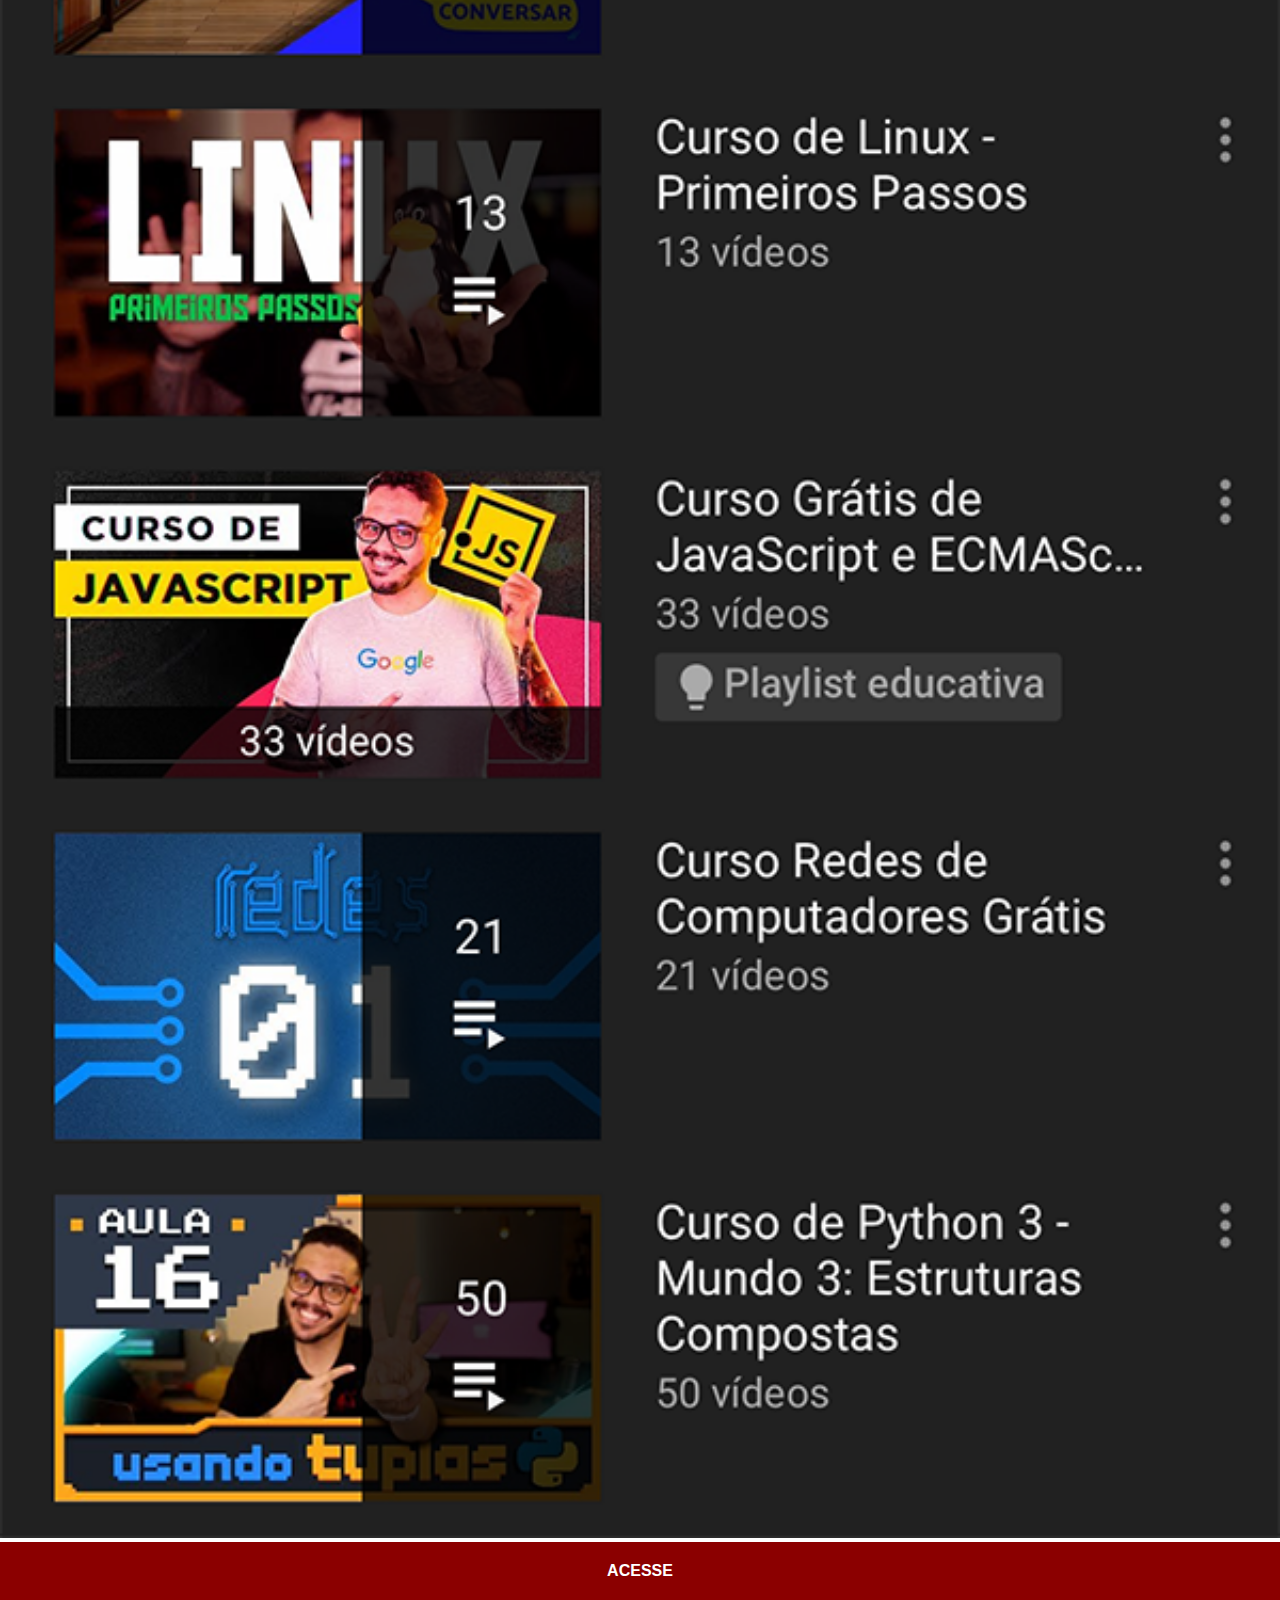
<file: youtube.html>
<!DOCTYPE html>
<html lang="pt-br">
<head>
    <meta charset="UTF-8">
    <meta http-equiv="X-UA-Compatible" content="IE=edge">
    <meta name="viewport" content="width=device-width, initial-scale=1.0">
    <title>YouTube</title>
    <link rel="stylesheet" href="estilos/social.css">
</head>
<body>
    <img src="imagens/tela-youtube.png" alt="YouTube">
    <a href="https://www.youtube.com/c/CursoemV%C3%ADdeo/playlists" target="_blank">ACESSE</a>
</body>
</html>
</file>
<file: estilos/style.css>
@charset "UTF-8";

* {
    margin: 0px;
    padding: 0px;
    font-family: Arial, Helvetica, sans-serif;
}

html, body {
    height: 100vh;
    width: 100vw;
    background: url('../imagens/fundo-madeira.jpg') no-repeat top center;
    background-size: cover;
    background-attachment: fixed;
}

main {
    position: relative;
    height: 100vh;
}

section#telefone {
    position: absolute;
    top: 50%;
    left: 50%;
    transform: translate(-50%, -50%);
    height: 627px;
    width: 311px;
    background: url('../imagens/frame-iphone.png') no-repeat;
}

iframe#tela {
    position: relative;
    top: 80px;
    left: 22px;
    width: 267px;
    height: 471px;
}

section#redes-sociais {
    text-align: right;
}

section#redes-sociais img {
    width: 50px;
    margin: 10px;
    border-radius: 50%;
    box-shadow: 2px 2px 5px rgba(0, 0, 0, 0.400);
    box-sizing: border-box;
}

section#redes-sociais img:hover {
    border: 2px solid rgba(255, 255, 255, 0.600);
    transform: translate(-3px, -3px);
    box-shadow: 5px 5px 10px rgba(0, 0, 0, 0.600);
    transition: transform .3s, border 1s;
}
</file>
<file: estilos/social.css>
@charset "UTF-8";

* {
    margin: 0px;
    padding: 0px;
    font-family: Arial, Helvetica, sans-serif;
}

::-webkit-scrollbar {
    width: 0px;
    height: 0px;
}

img {
    width: 100vw;
}

a {
    display: block;
    background-color: darkred;
    color: white;
    padding: 20px;
    text-align: center;
    font-weight: bolder;
    text-decoration: none;
}

a:hover {
    background-color: red;
}
</file>
